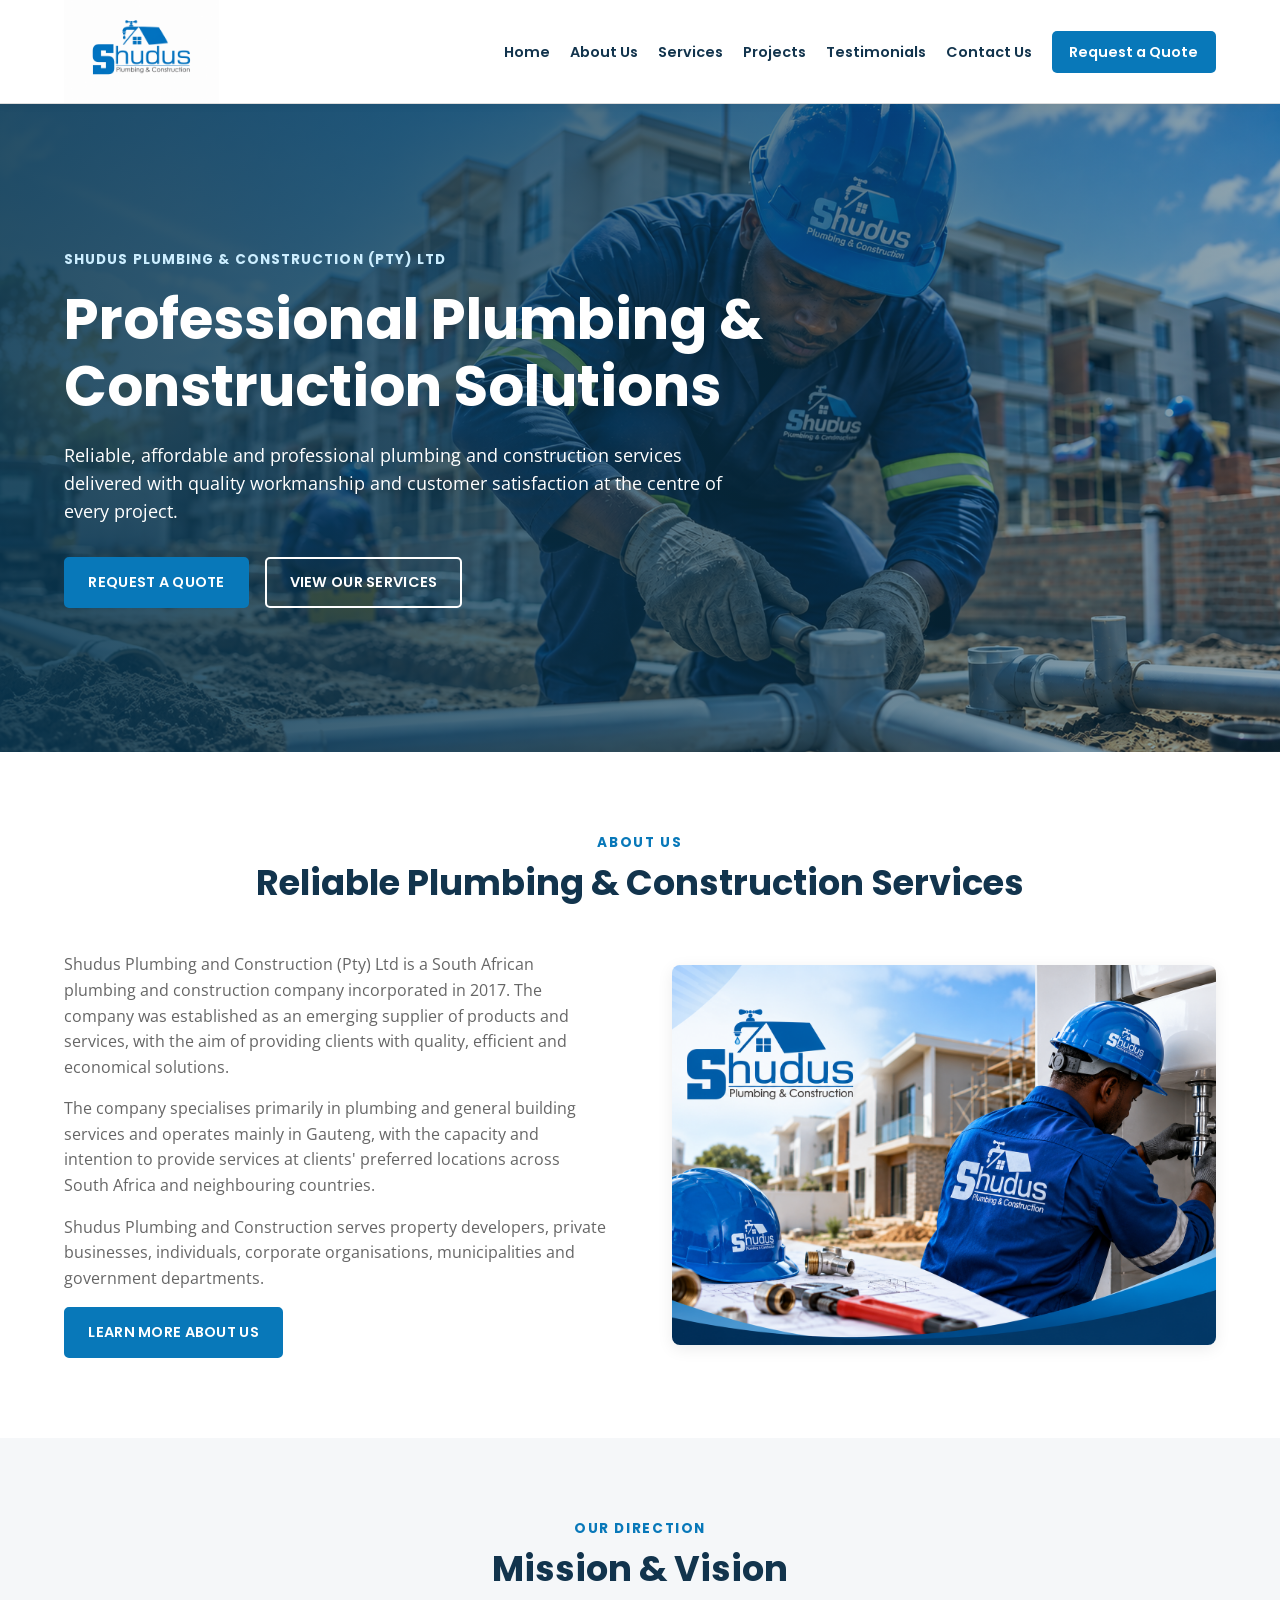
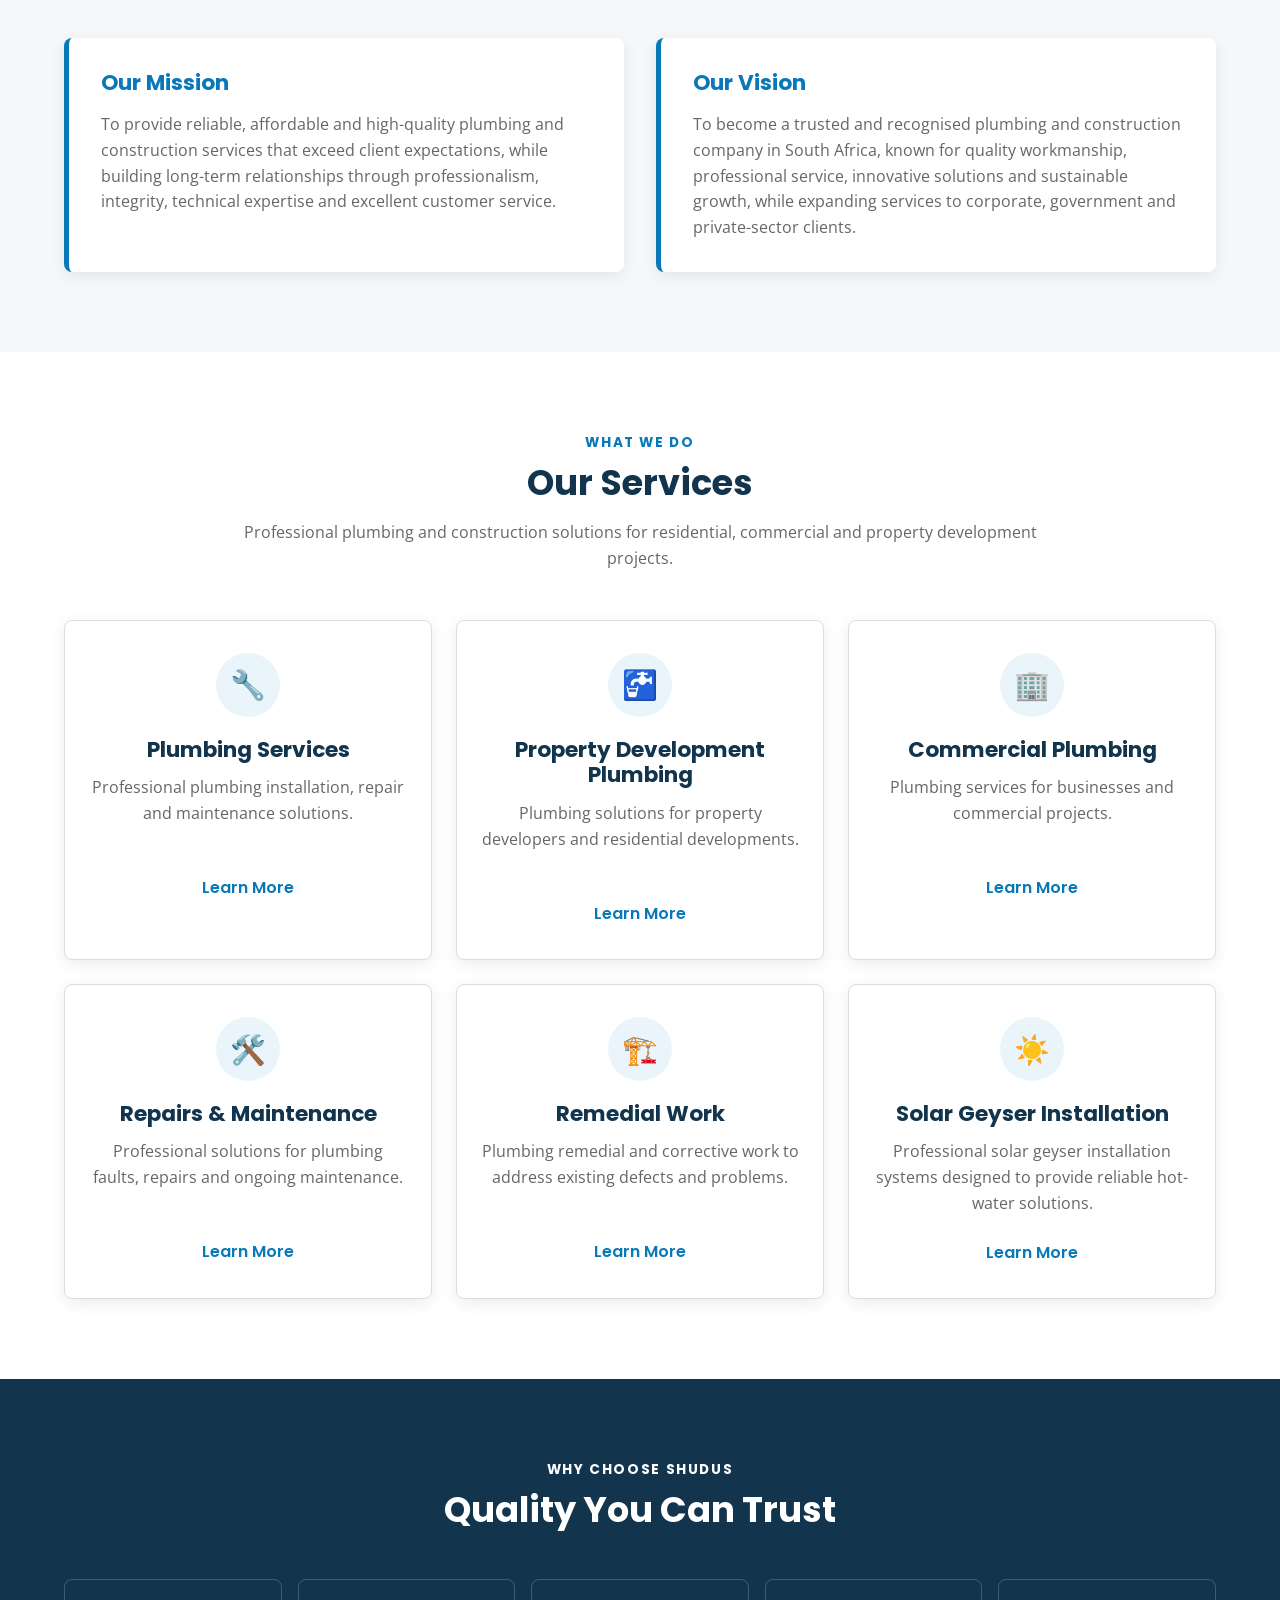
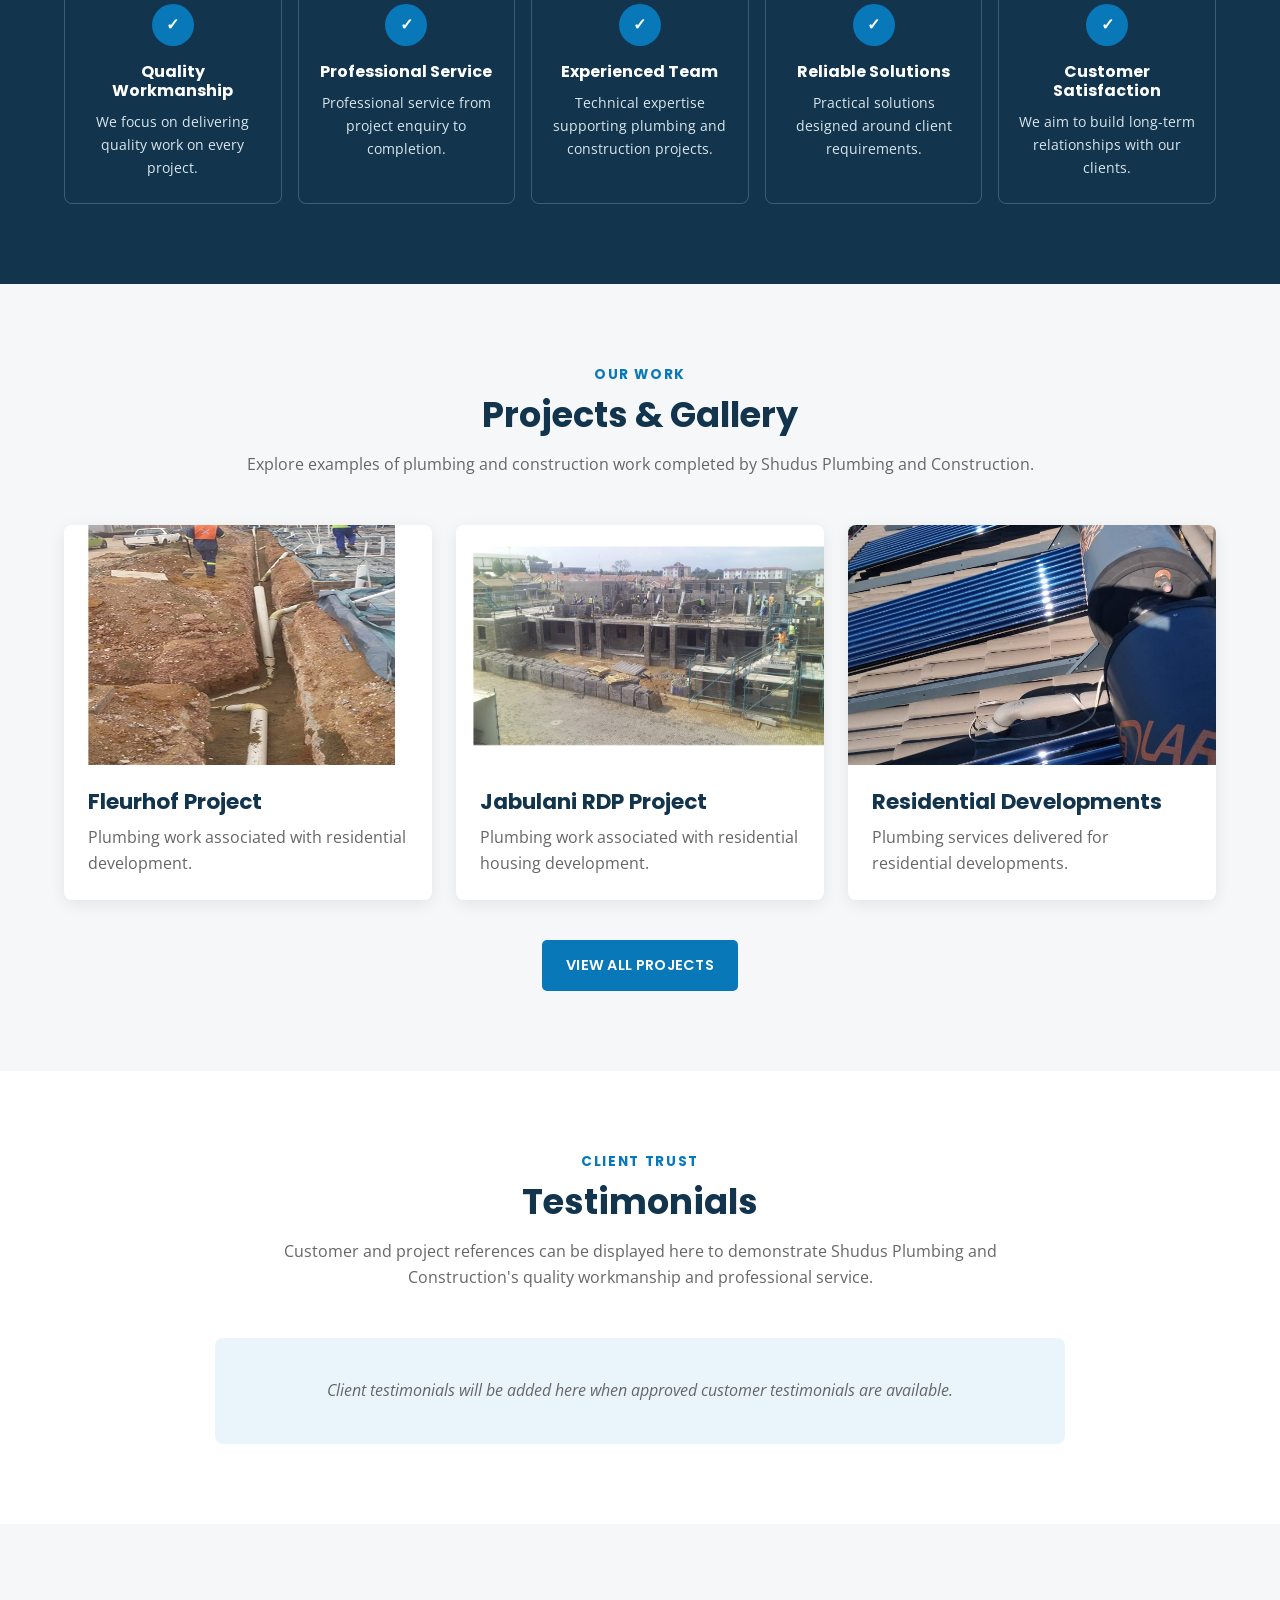
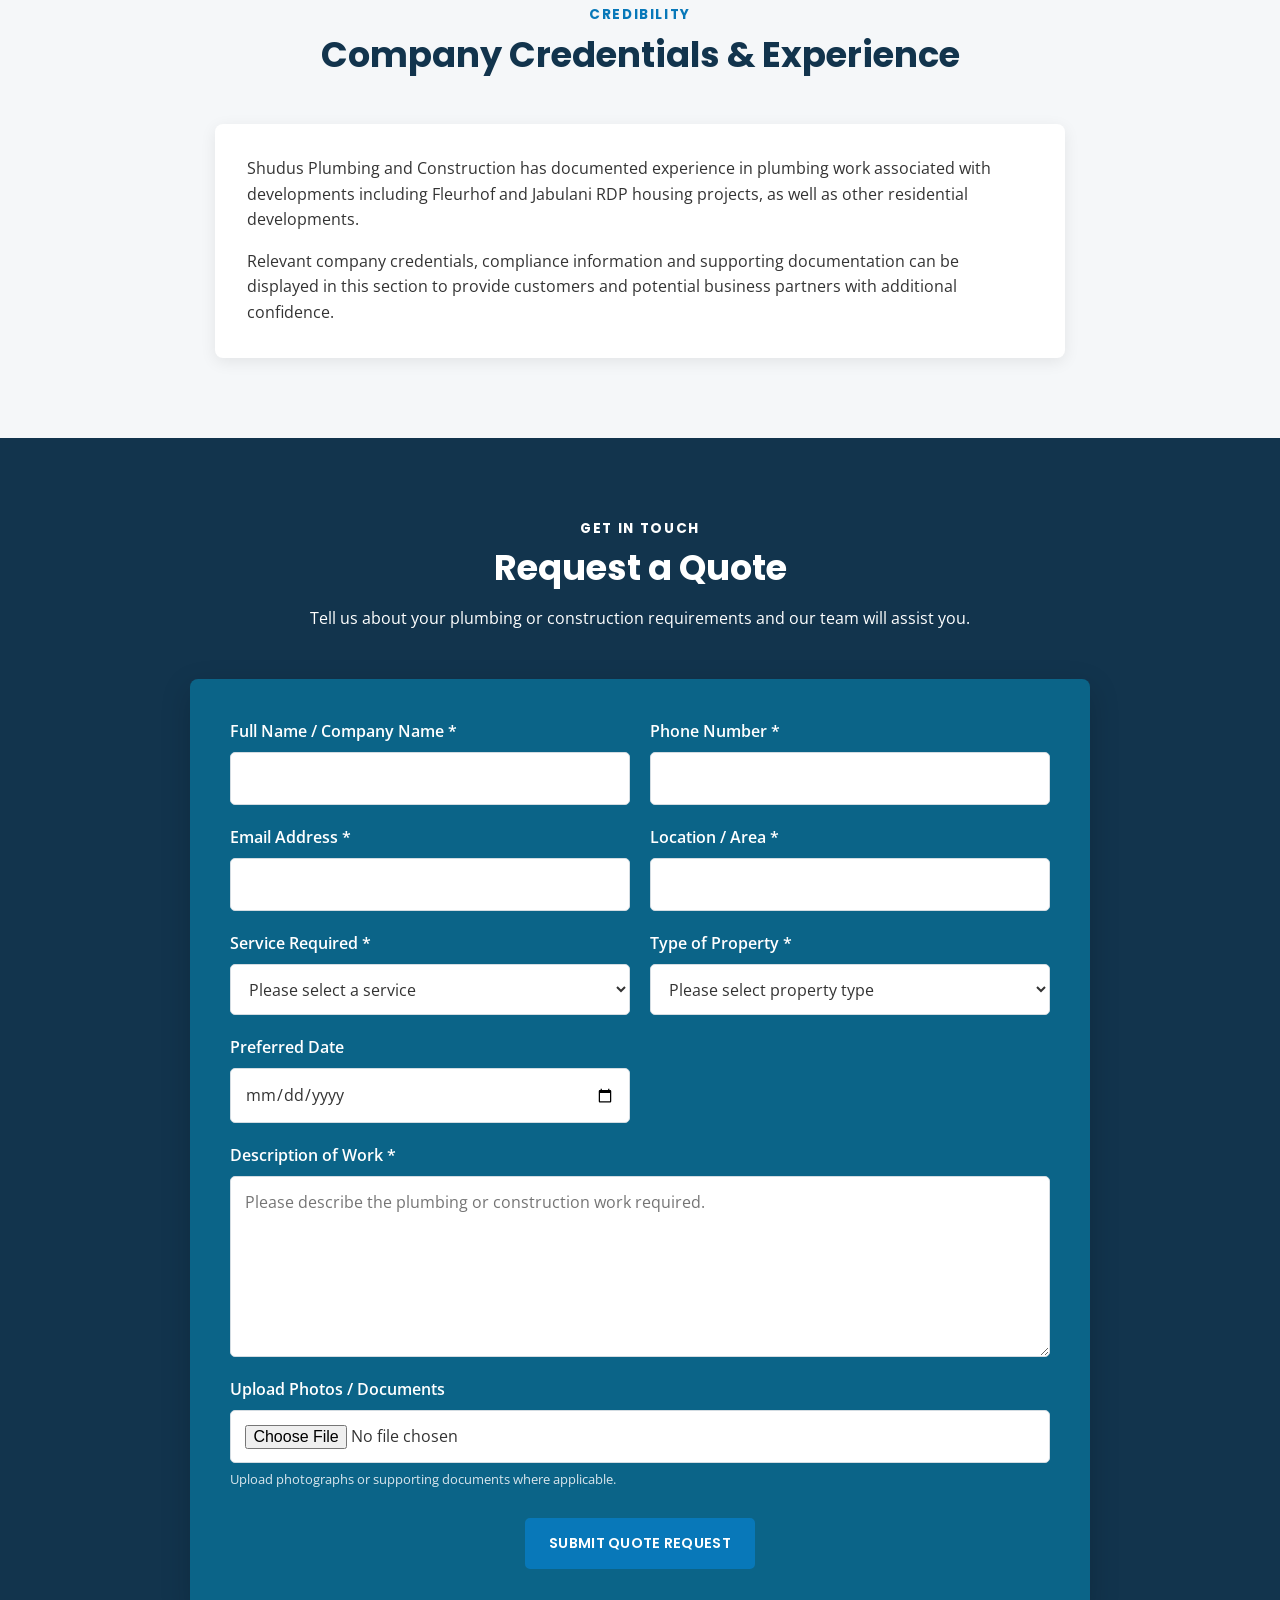
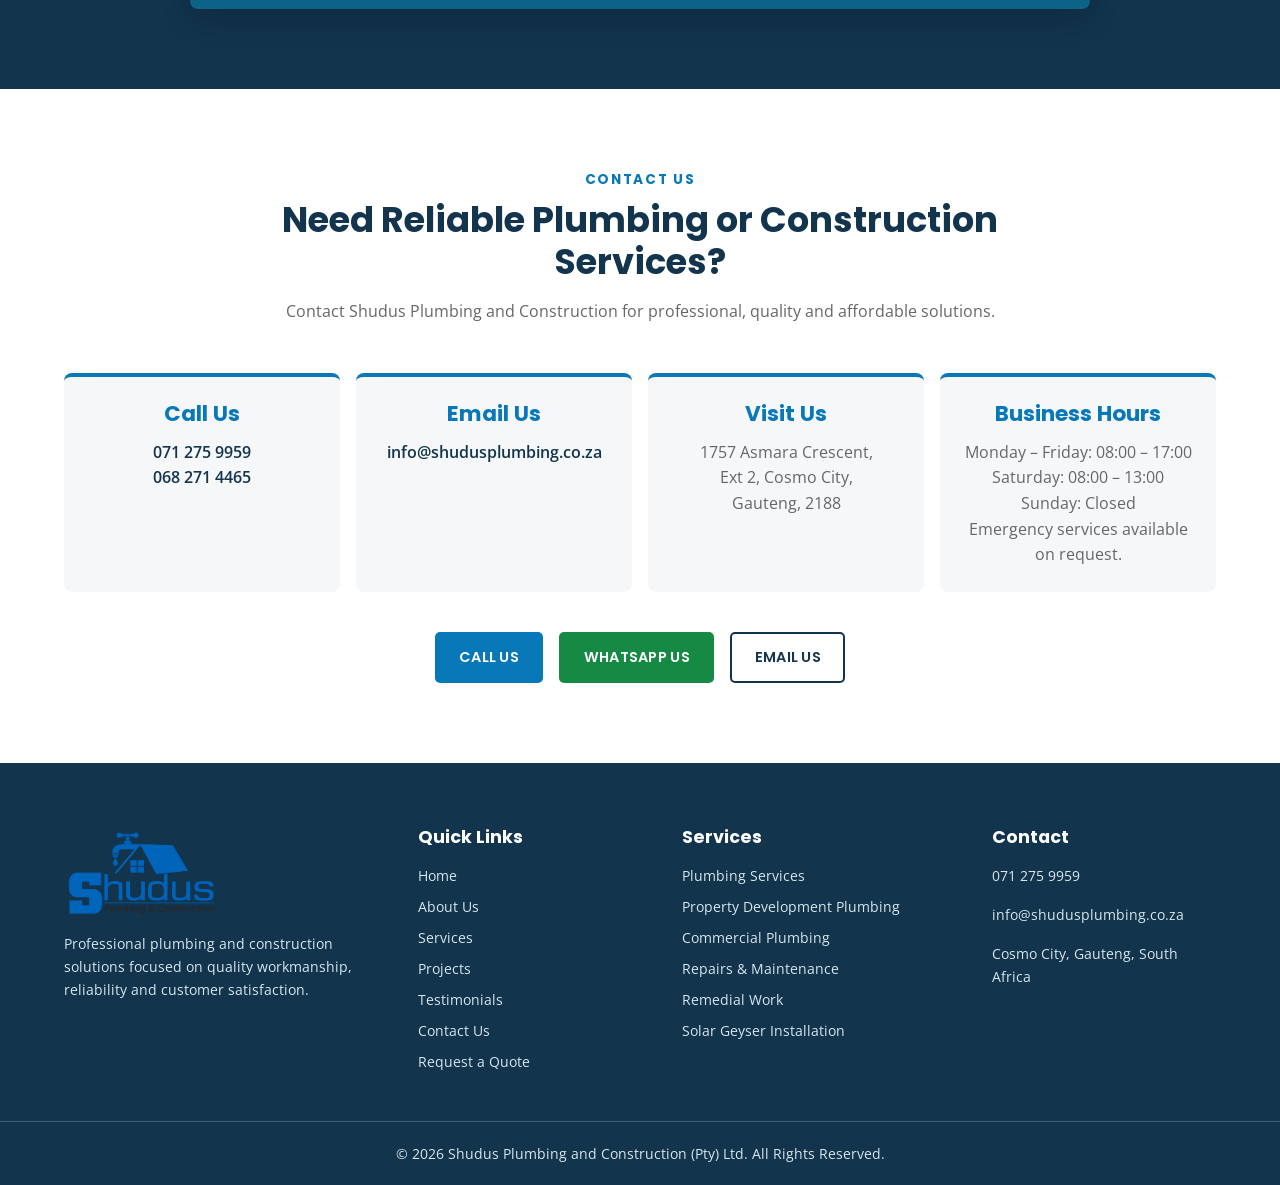
<file: CSS/index.html>
<!DOCTYPE html>
<html lang="en">
<head>
    <meta charset="UTF-8">
    <meta name="viewport" content="width=device-width, initial-scale=1.0">

    <meta name="description" content="Shudus Plumbing and Construction offers residential, commercial and property-development plumbing, repairs, maintenance and construction services in Gauteng.">
    <meta name="keywords" content="Shudus Plumbing, plumbing construction Gauteng, plumbing services, plumbing repairs, Cosmo City">
    <meta name="author" content="Khuthadzo Andrew Magada">

    <meta property="og:title" content="Shudus Plumbing & Construction | Plumbing & Construction in Gauteng">
    <meta property="og:description" content="Shudus Plumbing and Construction offers residential, commercial and property-development plumbing, repairs, maintenance and construction services in Gauteng.">
    <meta property="og:type" content="website">
    <title>Shudus Plumbing & Construction | Plumbing & Construction in Gauteng</title>

    <!-- External CSS stylesheet required for Part 2 -->
    <link rel="stylesheet" href="style.css">

    <!-- Google Fonts: Poppins for headings/navigation and Open Sans for body text -->
    <link rel="preconnect" href="https://fonts.googleapis.com">
    <link rel="preconnect" href="https://fonts.gstatic.com" crossorigin>
    <link href="https://fonts.googleapis.com/css2?family=Open+Sans:wght@400;500;600;700&family=Poppins:wght@500;600;700&display=swap" rel="stylesheet">
</head>

<body>

    <!-- =========================
         HEADER / NAVIGATION
    ========================== -->
    <header class="header">
        <nav class="navbar" aria-label="Main navigation">

            <a href="index.html" class="logo" aria-label="Shudus Plumbing and Construction home">
                <img src="images/shudus-plumbing-construction-logo.png"
                     alt="Shudus Plumbing and Construction logo" loading="lazy">
            </a>

            <button class="menu-toggle"
                    type="button"
                    aria-label="Open navigation menu"
                    aria-expanded="false"
                    aria-controls="main-menu">
                ☰
            </button>

            <ul class="nav-links" id="main-menu">
                <li><a href="index.html">Home</a></li>
                <li><a href="AboutUs.html">About Us</a></li>
                <li><a href="Services.html">Services</a></li>
                <li><a href="Projects.html">Projects</a></li>
                <li><a href="Testimonials.html">Testimonials</a></li>
                <li><a href="ContactUs.html">Contact Us</a></li>
                <li>
                    <a href="Requestaquote.html" class="quote-btn">Request a Quote</a>
                </li>
            </ul>
        </nav>
    </header>


    <main>

        <!-- =========================
             HERO SECTION
        ========================== -->
        <section class="hero" id="home">
            <div class="hero-content">

                <p class="hero-label">SHUDUS PLUMBING &amp; CONSTRUCTION (PTY) LTD</p>

                <h1>Professional Plumbing &amp; Construction Solutions</h1>

                <p>
                    Reliable, affordable and professional plumbing and construction
                    services delivered with quality workmanship and customer satisfaction
                    at the centre of every project.
                </p>

                <div class="hero-buttons">
                    <a href="#quote" class="btn">REQUEST A QUOTE</a>
                    <a href="#services" class="btn btn-secondary">VIEW OUR SERVICES</a>
                </div>

            </div>
        </section>


        <!-- =========================
             ABOUT SECTION
        ========================== -->
        <section class="section about" id="about">
            <div class="container">

                <div class="section-heading">
                    <p class="section-label">ABOUT US</p>
                    <h2>Reliable Plumbing &amp; Construction Services</h2>
                </div>

                <div class="about-grid">

                    <div class="about-content">
                        <p>
                            Shudus Plumbing and Construction (Pty) Ltd is a South African
                            plumbing and construction company incorporated in 2017.
                            The company was established as an emerging supplier of products
                            and services, with the aim of providing clients with quality,
                            efficient and economical solutions.
                        </p>

                        <p>
                            The company specialises primarily in plumbing and general
                            building services and operates mainly in Gauteng, with the
                            capacity and intention to provide services at clients'
                            preferred locations across South Africa and neighbouring
                            countries.
                        </p>

                        <p>
                            Shudus Plumbing and Construction serves property developers,
                            private businesses, individuals, corporate organisations,
                            municipalities and government departments.
                        </p>

                        <a href="AboutUs.html" class="btn">LEARN MORE ABOUT US</a>
                    </div>

                    <div class="about-image">
                        <img src="images/professional-plumbing-installation.jpg"
                             alt="Professional plumbing installation" loading="lazy">
                    </div>

                </div>
            </div>
        </section>


        <!-- =========================
             MISSION & VISION
        ========================== -->
        <section class="section mission-vision">
            <div class="container">

                <div class="section-heading">
                    <p class="section-label">OUR DIRECTION</p>
                    <h2>Mission &amp; Vision</h2>
                </div>

                <div class="mission-grid">

                    <article class="info-card">
                        <h3>Our Mission</h3>
                        <p>
                            To provide reliable, affordable and high-quality plumbing
                            and construction services that exceed client expectations,
                            while building long-term relationships through
                            professionalism, integrity, technical expertise and
                            excellent customer service.
                        </p>
                    </article>

                    <article class="info-card">
                        <h3>Our Vision</h3>
                        <p>
                            To become a trusted and recognised plumbing and construction
                            company in South Africa, known for quality workmanship,
                            professional service, innovative solutions and sustainable
                            growth, while expanding services to corporate, government
                            and private-sector clients.
                        </p>
                    </article>

                </div>
            </div>
        </section>


        <!-- =========================
             SERVICES SECTION
        ========================== -->
        <section class="section services" id="services">
            <div class="container">

                <div class="section-heading">
                    <p class="section-label">WHAT WE DO</p>
                    <h2>Our Services</h2>
                    <p>
                        Professional plumbing and construction solutions for
                        residential, commercial and property development projects.
                    </p>
                </div>

                <div class="services-grid">

                    <article class="service-card">
                        <div class="service-icon" aria-hidden="true">🔧</div>
                        <h3>Plumbing Services</h3>
                        <p>
                            Professional plumbing installation, repair and
                            maintenance solutions.
                        </p>
                        <a href="Services.html" class="card-link">Learn More</a>
                    </article>

                    <article class="service-card">
                        <div class="service-icon" aria-hidden="true">🚰</div>
                        <h3>Property Development Plumbing</h3>
                        <p>
                            Plumbing solutions for property developers and
                            residential developments.
                        </p>
                        <a href="Services.html" class="card-link">Learn More</a>
                    </article>

                    <article class="service-card">
                        <div class="service-icon" aria-hidden="true">🏢</div>
                        <h3>Commercial Plumbing</h3>
                        <p>
                            Plumbing services for businesses and commercial
                            projects.
                        </p>
                        <a href="Services.html" class="card-link">Learn More</a>
                    </article>

                    <article class="service-card">
                        <div class="service-icon" aria-hidden="true">🛠️</div>
                        <h3>Repairs &amp; Maintenance</h3>
                        <p>
                            Professional solutions for plumbing faults, repairs
                            and ongoing maintenance.
                        </p>
                        <a href="Services.html" class="card-link">Learn More</a>
                    </article>

                    <article class="service-card">
                        <div class="service-icon" aria-hidden="true">🏗️</div>
                        <h3>Remedial Work</h3>
                        <p>
                            Plumbing remedial and corrective work to address
                            existing defects and problems.
                        </p>
                        <a href="Services.html" class="card-link">Learn More</a>
                    </article>

                    <article class="service-card">
                        <div class="service-icon" aria-hidden="true">☀️</div>
                        <h3>Solar Geyser Installation</h3>
                        <p>
                            Professional solar geyser installation systems
                            designed to provide reliable hot-water solutions.
                        </p>
                        <a href="Services.html" class="card-link">Learn More</a>
                    </article>

                </div>
            </div>
        </section>


        <!-- =========================
             WHY CHOOSE US
        ========================== -->
        <section class="section trust">
            <div class="container">

                <div class="section-heading">
                    <p class="section-label">WHY CHOOSE SHUDUS</p>
                    <h2>Quality You Can Trust</h2>
                </div>

                <div class="trust-grid">

                    <div class="trust-item">
                        <span aria-hidden="true">✓</span>
                        <h3>Quality Workmanship</h3>
                        <p>We focus on delivering quality work on every project.</p>
                    </div>

                    <div class="trust-item">
                        <span aria-hidden="true">✓</span>
                        <h3>Professional Service</h3>
                        <p>Professional service from project enquiry to completion.</p>
                    </div>

                    <div class="trust-item">
                        <span aria-hidden="true">✓</span>
                        <h3>Experienced Team</h3>
                        <p>Technical expertise supporting plumbing and construction projects.</p>
                    </div>

                    <div class="trust-item">
                        <span aria-hidden="true">✓</span>
                        <h3>Reliable Solutions</h3>
                        <p>Practical solutions designed around client requirements.</p>
                    </div>

                    <div class="trust-item">
                        <span aria-hidden="true">✓</span>
                        <h3>Customer Satisfaction</h3>
                        <p>We aim to build long-term relationships with our clients.</p>
                    </div>

                </div>
            </div>
        </section>


        <!-- =========================
             PROJECTS / GALLERY
        ========================== -->
        <section class="section projects" id="projects">
            <div class="container">

                <div class="section-heading">
                    <p class="section-label">OUR WORK</p>
                    <h2>Projects &amp; Gallery</h2>
                    <p>
                        Explore examples of plumbing and construction work completed
                        by Shudus Plumbing and Construction.
                    </p>
                </div>

                <div class="projects-grid">

                    <article class="project-card">
                        <img src="images/fleurhof-plumbing-project.png"
                             alt="Plumbing work associated with a Fleurhof development project" loading="lazy">
                        <div class="project-content">
                            <h3>Fleurhof Project</h3>
                            <p>Plumbing work associated with residential development.</p>
                        </div>
                    </article>

                    <article class="project-card">
                        <img src="images/jabulani-rdp-plumbing-project.png"
                             alt="Plumbing work associated with the Jabulani RDP housing project" loading="lazy">
                        <div class="project-content">
                            <h3>Jabulani RDP Project</h3>
                            <p>Plumbing work associated with residential housing development.</p>
                        </div>
                    </article>

                    <article class="project-card">
                        <img src="images/residential-plumbing-project.jpeg"
                             alt="Shudus Plumbing and Construction residential project" loading="lazy">
                        <div class="project-content">
                            <h3>Residential Developments</h3>
                            <p>Plumbing services delivered for residential developments.</p>
                        </div>
                    </article>

                </div>

                <div class="center-button">
                    <a href="Projects.html" class="btn">VIEW ALL PROJECTS</a>
                </div>

            </div>
        </section>


        <!-- =========================
             TESTIMONIALS
        ========================== -->
        <section class="section testimonials" id="testimonials">
            <div class="container">

                <div class="section-heading">
                    <p class="section-label">CLIENT TRUST</p>
                    <h2>Testimonials</h2>
                    <p>
                        Customer and project references can be displayed here to
                        demonstrate Shudus Plumbing and Construction's quality
                        workmanship and professional service.
                    </p>
                </div>

                <div class="testimonial-card">
                    <p class="testimonial-placeholder">
                        Client testimonials will be added here when approved
                        customer testimonials are available.
                    </p>
                </div>

            </div>
        </section>


        <!-- =========================
             COMPANY CREDENTIALS
        ========================== -->
        <section class="section credentials">
            <div class="container">

                <div class="section-heading">
                    <p class="section-label">CREDIBILITY</p>
                    <h2>Company Credentials &amp; Experience</h2>
                </div>

                <div class="credentials-content">
                    <p>
                        Shudus Plumbing and Construction has documented experience
                        in plumbing work associated with developments including
                        Fleurhof and Jabulani RDP housing projects, as well as
                        other residential developments.
                    </p>

                    <p>
                        Relevant company credentials, compliance information and
                        supporting documentation can be displayed in this section
                        to provide customers and potential business partners with
                        additional confidence.
                    </p>
                </div>

            </div>
        </section>


        <!-- =========================
             REQUEST A QUOTE
        ========================== -->
        <section class="section quote-section" id="quote">
            <div class="container">

                <div class="section-heading">
                    <p class="section-label">GET IN TOUCH</p>
                    <h2>Request a Quote</h2>
                    <p>
                        Tell us about your plumbing or construction requirements
                        and our team will assist you.
                    </p>
                </div>

                <form class="quote-form" action="#" method="post">

                    <div class="form-group">
                        <label for="full-name">Full Name / Company Name *</label>
                        <input type="text"
                               id="full-name"
                               name="full_name"
                               required>
                    </div>

                    <div class="form-group">
                        <label for="phone">Phone Number *</label>
                        <input type="tel"
                               id="phone"
                               name="phone"
                               required>
                    </div>

                    <div class="form-group">
                        <label for="email">Email Address *</label>
                        <input type="email"
                               id="email"
                               name="email"
                               required>
                    </div>

                    <div class="form-group">
                        <label for="location">Location / Area *</label>
                        <input type="text"
                               id="location"
                               name="location"
                               required>
                    </div>

                    <div class="form-group">
                        <label for="service">Service Required *</label>
                        <select id="service" name="service" required>
                            <option value="">Please select a service</option>
                            <option value="plumbing-services">Plumbing Services</option>
                            <option value="property-development">Property Development Plumbing</option>
                            <option value="commercial-plumbing">Commercial Plumbing</option>
                            <option value="repairs-maintenance">Repairs &amp; Maintenance</option>
                            <option value="remedial-work">Remedial Work</option>
                            <option value="solar-geyser">Solar Geyser Installation</option>
                            <option value="general-building">General Building</option>
                            <option value="other">Other</option>
                        </select>
                    </div>

                    <div class="form-group">
                        <label for="property-type">Type of Property *</label>
                        <select id="property-type" name="property_type" required>
                            <option value="">Please select property type</option>
                            <option value="residential">Residential</option>
                            <option value="commercial">Commercial</option>
                            <option value="development">Property Development</option>
                            <option value="public-sector">Public Sector</option>
                            <option value="other">Other</option>
                        </select>
                    </div>

                    <div class="form-group">
                        <label for="preferred-date">Preferred Date</label>
                        <input type="date"
                               id="preferred-date"
                               name="preferred_date">
                    </div>

                    <div class="form-group full-width">
                        <label for="description">Description of Work *</label>
                        <textarea id="description"
                                  name="description"
                                  rows="6"
                                  required
                                  placeholder="Please describe the plumbing or construction work required."></textarea>
                    </div>

                    <div class="form-group full-width">
                        <label for="documents">Upload Photos / Documents</label>
                        <input type="file"
                               id="documents"
                               name="documents"
                               accept="image/*,.pdf,.doc,.docx">
                        <small>
                            Upload photographs or supporting documents where applicable.
                        </small>
                    </div>

                    <div class="form-submit full-width">
                        <button type="submit" class="btn">
                            SUBMIT QUOTE REQUEST
                        </button>
                    </div>

                </form>

            </div>
        </section>


        <!-- =========================
             CONTACT
        ========================== -->
        <section class="section contact" id="contact">
            <div class="container">

                <div class="section-heading">
                    <p class="section-label">CONTACT US</p>
                    <h2>Need Reliable Plumbing or Construction Services?</h2>
                    <p>
                        Contact Shudus Plumbing and Construction for professional,
                        quality and affordable solutions.
                    </p>
                </div>

                <div class="contact-grid">

                    <div class="contact-card">
                        <h3>Call Us</h3>
                        <p>
                            <a href="tel:+27712759959">071 275 9959</a><br>
                            <a href="tel:+272714465">068 271 4465</a>
                        </p>
                    </div>

                    <div class="contact-card">
                        <h3>Email Us</h3>
                        <p>
                            <a href="mailto:info@shudusplumbing.co.za">
                                info@shudusplumbing.co.za
                            </a>
                        </p>
                    </div>

                    <div class="contact-card">
                        <h3>Visit Us</h3>
                        <p>
                            1757 Asmara Crescent,<br>
                            Ext 2, Cosmo City,<br>
                            Gauteng, 2188
                        </p>
                    </div>

                    <div class="contact-card">
                        <h3>Business Hours</h3>
                        <p>
                            Monday – Friday: 08:00 – 17:00<br>
                            Saturday: 08:00 – 13:00<br>
                            Sunday: Closed<br>
                            Emergency services available on request.
                        </p>
                    </div>

                </div>

                <div class="contact-actions">
                    <a href="tel:+27712759959" class="btn">CALL US</a>

                    <a href="https://wa.me/27712759959"
                       class="btn btn-whatsapp"
                       target="_blank"
                       rel="noopener">
                        WHATSAPP US
                    </a>

                    <a href="mailto:info@shudusplumbing.co.za"
                       class="btn btn-secondary-dark">
                        EMAIL US
                    </a>
                </div>

            </div>
        </section>

    </main>


    <!-- =========================
         FOOTER
    ========================== -->
    <footer class="footer">

        <div class="footer-container">

            <div class="footer-brand">
                <a href="#home" class="footer-logo">
                    <img src="images/shudus-plumbing-construction-footer-logo.png"
                         alt="Shudus Plumbing and Construction logo" loading="lazy">
                </a>

                <p>
                    Professional plumbing and construction solutions focused on
                    quality workmanship, reliability and customer satisfaction.
                </p>
            </div>

            <div class="footer-links">
                <h3>Quick Links</h3>
                <ul>
                    <li><a href="index.html">Home</a></li>
                    <li><a href="AboutUs.html">About Us</a></li>
                    <li><a href="Services.html">Services</a></li>
                    <li><a href="Projects.html">Projects</a></li>
                    <li><a href="Testimonials.html">Testimonials</a></li>
                    <li><a href="ContactUs.html">Contact Us</a></li>
                    <li><a href="#quote">Request a Quote</a></li>
                </ul>
            </div>

            <div class="footer-services">
                <h3>Services</h3>
                <ul>
                    <li><a href="#services">Plumbing Services</a></li>
                    <li><a href="#services">Property Development Plumbing</a></li>
                    <li><a href="#services">Commercial Plumbing</a></li>
                    <li><a href="#services">Repairs &amp; Maintenance</a></li>
                    <li><a href="#services">Remedial Work</a></li>
                    <li><a href="#services">Solar Geyser Installation</a></li>
                </ul>
            </div>

            <div class="footer-contact">
                <h3>Contact</h3>
                <p>
                    <a href="tel:+27712759959">071 275 9959</a>
                </p>
                <p>
                    <a href="mailto:info@shudusplumbing.co.za">
                        info@shudusplumbing.co.za
                    </a>
                </p>
                <p>Cosmo City, Gauteng, South Africa</p>
            </div>

        </div>

        <div class="copyright">
            <p>
                &copy; <span id="current-year">2026</span>
                Shudus Plumbing and Construction (Pty) Ltd.
                All Rights Reserved.
            </p>
        </div>

    </footer>


    <!-- =========================
         MOBILE NAVIGATION SCRIPT
    ========================== -->
    <script>
        const menuToggle = document.querySelector(".menu-toggle");
        const navLinks = document.querySelector(".nav-links");

        if (menuToggle && navLinks) {
            menuToggle.addEventListener("click", function () {
                const isOpen = navLinks.classList.toggle("active");

                menuToggle.setAttribute("aria-expanded", isOpen);
                menuToggle.setAttribute(
                    "aria-label",
                    isOpen ? "Close navigation menu" : "Open navigation menu"
                );
            });

            navLinks.querySelectorAll("a").forEach(function (link) {
                link.addEventListener("click", function () {
                    navLinks.classList.remove("active");
                    menuToggle.setAttribute("aria-expanded", "false");
                    menuToggle.setAttribute("aria-label", "Open navigation menu");
                });
            });
        }

        document.getElementById("current-year").textContent =
            new Date().getFullYear();
    </script>

    <script src="script.js" defer></script>
</body>
</html>
</file>
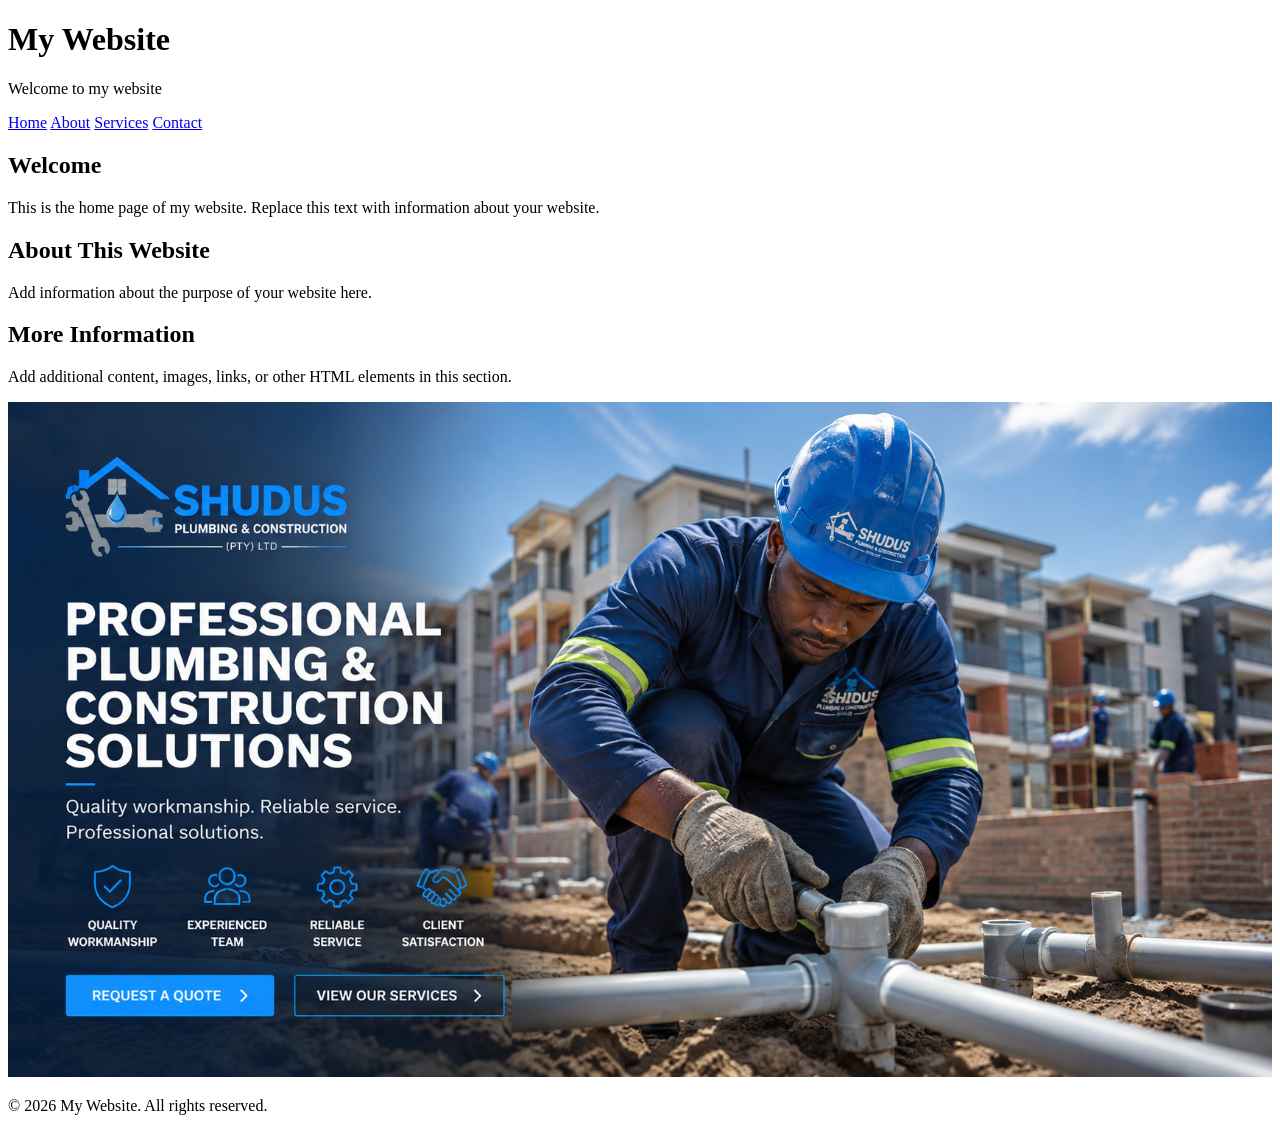
<file: Contactus.html.html>
<!DOCTYPE html>
<html lang="en">

<head>
    <meta charset="UTF-8">

    <!-- Makes the page responsive on mobile devices -->
    <meta name="viewport" content="width=device-width, initial-scale=1.0">

    <title>My Website Page</title>


</head>

<body>

    <!-- Website Header -->
    <header>
        <h1>My Website</h1>
        <p>Welcome to my website</p>
    </header>

    <!-- Website Navigation -->
    <nav>
        <a href="index.html">Home</a>
        <a href="about.html">About</a>
        <a href="services.html">Services</a>
        <a href="contact.html">Contact</a>
    </nav>

    <!-- Main Page Content -->
    <main>

        <section>
            <h2>Welcome</h2>

            <p>
                This is the home page of my website. Replace this text
                with information about your website.
            </p>
        </section>

        <section>
            <h2>About This Website</h2>

            <p>
                Add information about the purpose of your website here.
            </p>
        </section>

        <section>
            <h2>More Information</h2>

            <p>
                Add additional content, images, links, or other HTML
                elements in this section.
				
				
            </p>
			<!-- Clickable Image -->
				<a href="about.html">
					<img src="images/Shudus.png"
					alt="Shudus"
					style="max-width: 100%; height: auto;">
				</a>
        </section>

    </main>

    <!-- Website Footer -->
    <footer>
        <p>&copy; 2026 My Website. All rights reserved.</p>
    </footer>

</body>

</html>
</file>
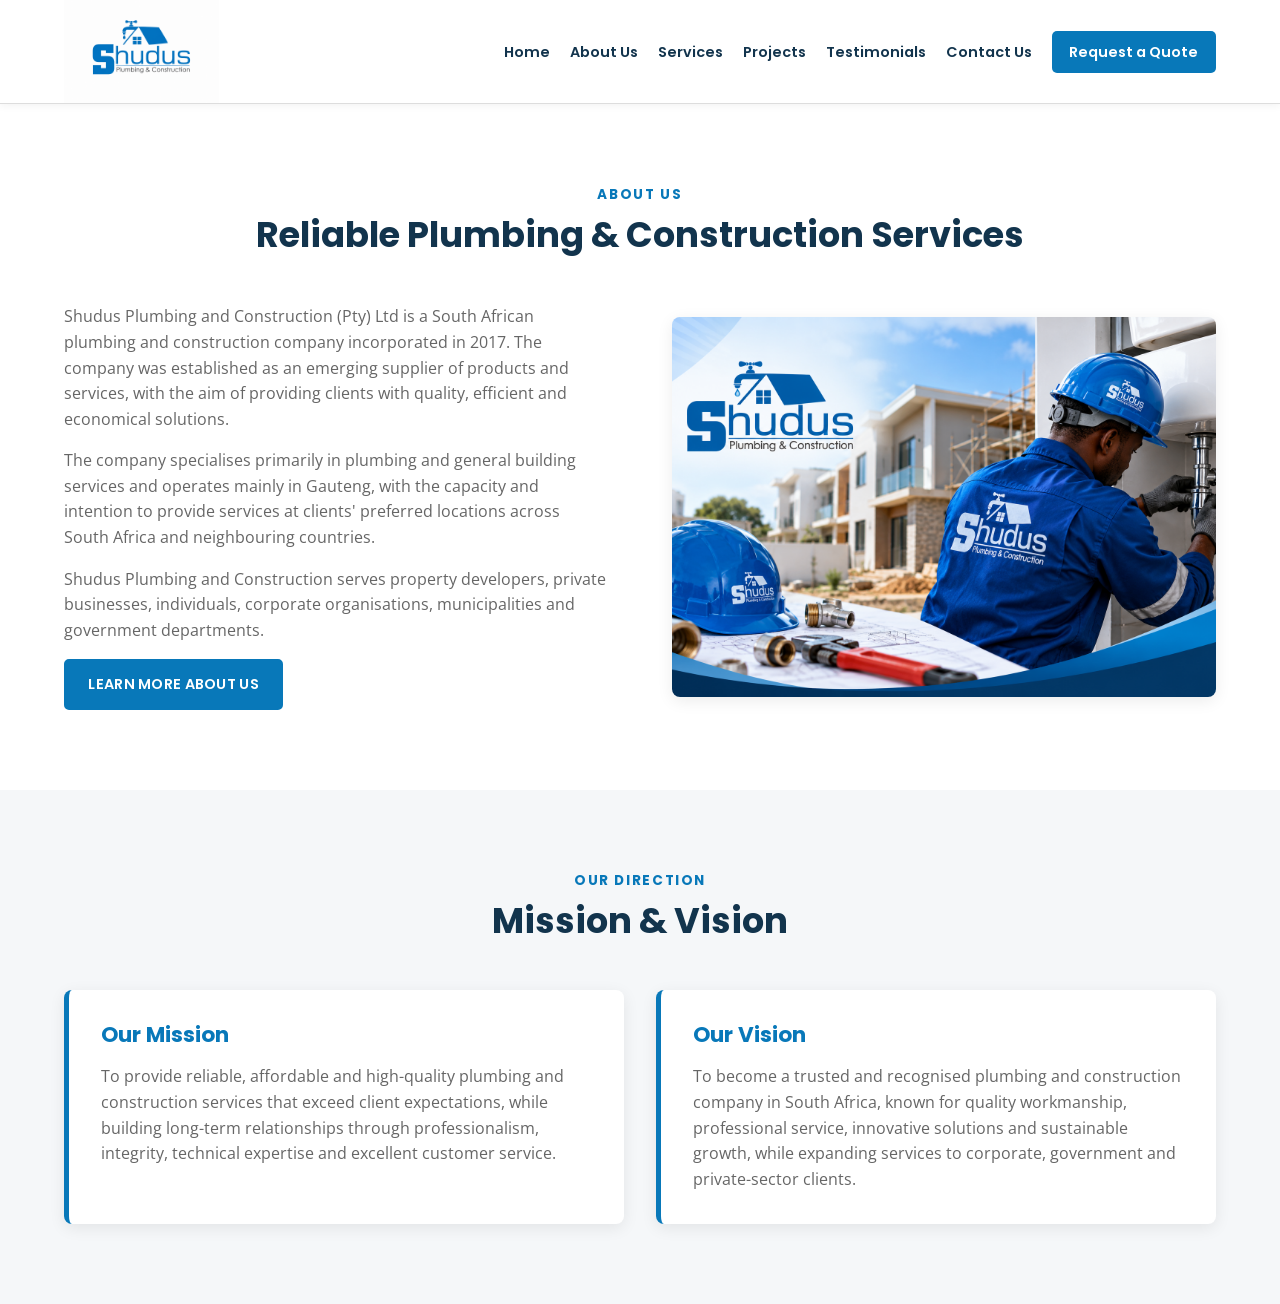
<file: CSS/About.html>
<head>
    <meta charset="UTF-8">
    <meta name="viewport" content="width=device-width, initial-scale=1.0">

    <meta name="description"
          content="Shudus Plumbing and Construction provides professional plumbing installation, repairs, maintenance and construction solutions.">
    <meta name="keywords"
          content="Shudus Plumbing, plumbing, construction, plumbing repairs, geyser installation, Gauteng">
    <meta name="author" content="Khuthadzo Andrew Magada">

    <title>Shudus Plumbing & Construction | Professional Plumbing Solutions</title>

    <!-- External CSS stylesheet required for Part 2 -->
    <link rel="stylesheet" href="style.css">

    <!-- Google Fonts: Poppins for headings/navigation and Open Sans for body text -->
    <link rel="preconnect" href="https://fonts.googleapis.com">
    <link rel="preconnect" href="https://fonts.gstatic.com" crossorigin>
    <link href="https://fonts.googleapis.com/css2?family=Open+Sans:wght@400;500;600;700&family=Poppins:wght@500;600;700&display=swap" rel="stylesheet">
</head>

<body>

    <!-- =========================
         HEADER / NAVIGATION
    ========================== -->
    <header class="header">
        <nav class="navbar" aria-label="Main navigation">

            <a href="index.html" class="logo" aria-label="Shudus Plumbing and Construction home">
                <img src="images/shudus10.png"
                     alt="Shudus Plumbing and Construction logo">
            </a>

            <button class="menu-toggle"
                    type="button"
                    aria-label="Open navigation menu"
                    aria-expanded="false"
                    aria-controls="main-menu">
                ☰
            </button>

            <ul class="nav-links" id="main-menu">
                <li><a href="#home">Home</a></li>
                <li><a href="#about">About Us</a></li>
                <li><a href="#services">Services</a></li>
                <li><a href="#projects">Projects</a></li>
                <li><a href="#testimonials">Testimonials</a></li>
                <li><a href="#contact">Contact Us</a></li>
                <li>
                    <a href="#quote" class="quote-btn">Request a Quote</a>
                </li>
            </ul>
        </nav>
    </header>


    <main>

<section class="section about" id="about">
            <div class="container">

                <div class="section-heading">
                    <p class="section-label">ABOUT US</p>
                    <h2>Reliable Plumbing &amp; Construction Services</h2>
                </div>

                <div class="about-grid">

                    <div class="about-content">
                        <p>
                            Shudus Plumbing and Construction (Pty) Ltd is a South African
                            plumbing and construction company incorporated in 2017.
                            The company was established as an emerging supplier of products
                            and services, with the aim of providing clients with quality,
                            efficient and economical solutions.
                        </p>

                        <p>
                            The company specialises primarily in plumbing and general
                            building services and operates mainly in Gauteng, with the
                            capacity and intention to provide services at clients'
                            preferred locations across South Africa and neighbouring
                            countries.
                        </p>

                        <p>
                            Shudus Plumbing and Construction serves property developers,
                            private businesses, individuals, corporate organisations,
                            municipalities and government departments.
                        </p>

                        <a href="about.html" class="btn">LEARN MORE ABOUT US</a>
                    </div>

                    <div class="about-image">
                        <img src="images/about us.png"
                             alt="Professional plumbing installation">
                    </div>

                </div>
            </div>
        </section>


        <!-- =========================
             MISSION & VISION
        ========================== -->
        <section class="section mission-vision">
            <div class="container">

                <div class="section-heading">
                    <p class="section-label">OUR DIRECTION</p>
                    <h2>Mission &amp; Vision</h2>
                </div>

                <div class="mission-grid">

                    <article class="info-card">
                        <h3>Our Mission</h3>
                        <p>
                            To provide reliable, affordable and high-quality plumbing
                            and construction services that exceed client expectations,
                            while building long-term relationships through
                            professionalism, integrity, technical expertise and
                            excellent customer service.
                        </p>
                    </article>

                    <article class="info-card">
                        <h3>Our Vision</h3>
                        <p>
                            To become a trusted and recognised plumbing and construction
                            company in South Africa, known for quality workmanship,
                            professional service, innovative solutions and sustainable
                            growth, while expanding services to corporate, government
                            and private-sector clients.
                        </p>
                    </article>

                </div>
            </div>
        </section>
</file>
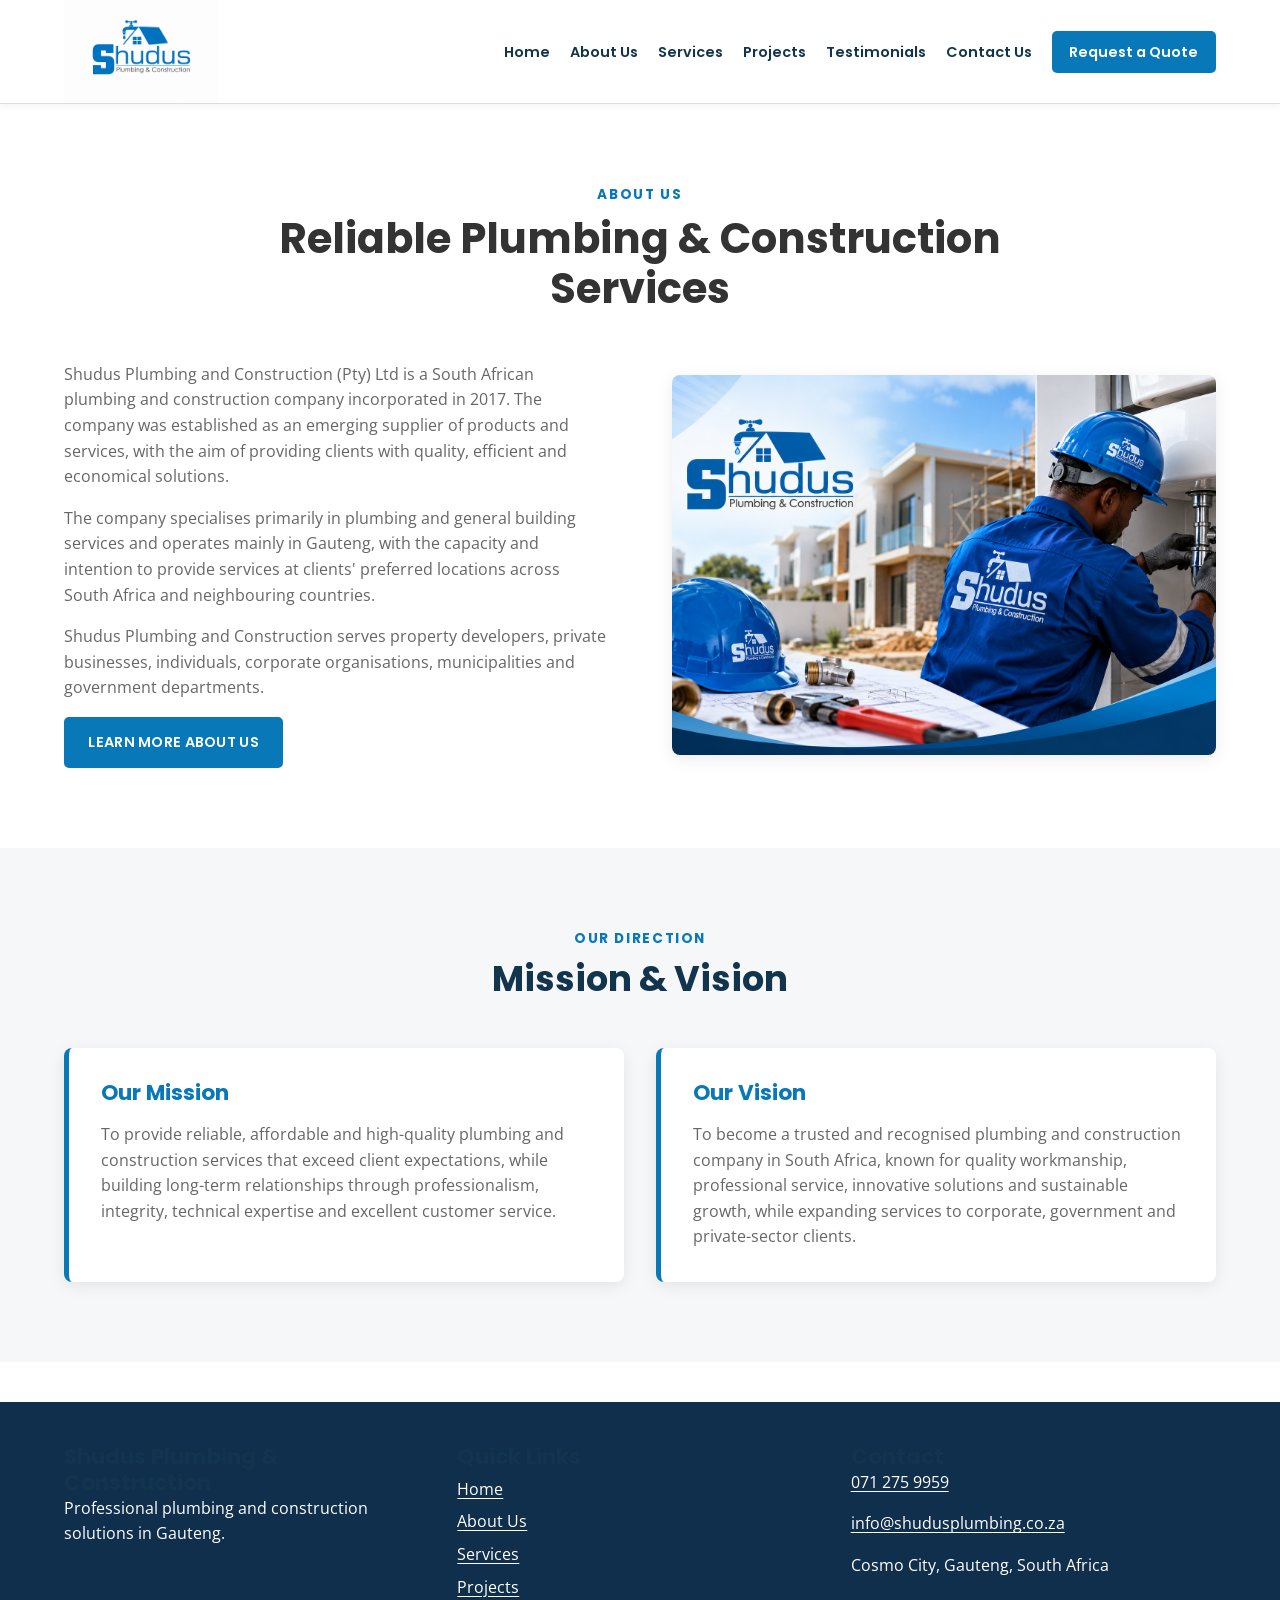
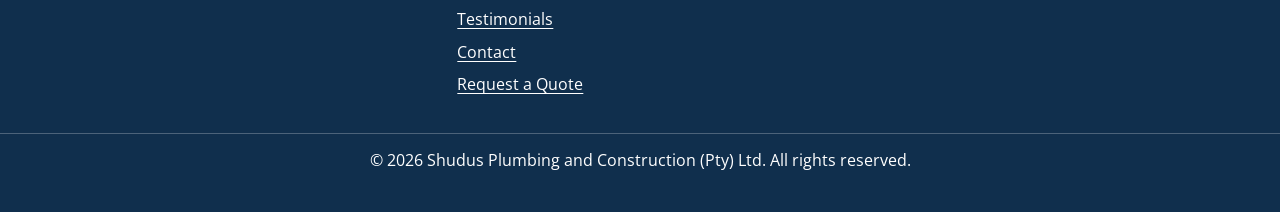
<file: CSS/AboutUs.html>
<!DOCTYPE html>
<html lang="en">
<head>
    <meta charset="UTF-8">
    <meta name="viewport" content="width=device-width, initial-scale=1.0">

    <meta name="description" content="Learn about Shudus Plumbing and Construction, our approach to quality workmanship and our plumbing and construction services in Gauteng.">
    <meta name="keywords" content="about Shudus Plumbing, plumbing company Gauteng, construction company, quality workmanship">
    <meta name="author" content="Khuthadzo Andrew Magada">

    <meta property="og:title" content="About Shudus Plumbing & Construction | Our Company">
    <meta property="og:description" content="Learn about Shudus Plumbing and Construction, our approach to quality workmanship and our plumbing and construction services in Gauteng.">
    <meta property="og:type" content="website">
    <title>About Shudus Plumbing & Construction | Our Company</title>

    <!-- External CSS stylesheet required for Part 2 -->
    <link rel="stylesheet" href="style.css">

    <!-- Google Fonts: Poppins for headings/navigation and Open Sans for body text -->
    <link rel="preconnect" href="https://fonts.googleapis.com">
    <link rel="preconnect" href="https://fonts.gstatic.com" crossorigin>
    <link href="https://fonts.googleapis.com/css2?family=Open+Sans:wght@400;500;600;700&family=Poppins:wght@500;600;700&display=swap" rel="stylesheet">
</head>

<body>

    <!-- =========================
         HEADER / NAVIGATION
    ========================== -->
    <header class="header">
        <nav class="navbar" aria-label="Main navigation">

            <a href="index.html" class="logo" aria-label="Shudus Plumbing and Construction home">
                <img src="images/shudus-plumbing-construction-logo.png"
                     alt="Shudus Plumbing and Construction logo" loading="lazy">
            </a>

            <button class="menu-toggle"
                    type="button"
                    aria-label="Open navigation menu"
                    aria-expanded="false"
                    aria-controls="main-menu">
                ☰
            </button>

            <ul class="nav-links" id="main-menu">
                <li><a href="index.html">Home</a></li>
                <li><a href="AboutUs.html">About Us</a></li>
                <li><a href="Services.html">Services</a></li>
                <li><a href="Projects.html">Projects</a></li>
                <li><a href="Testimonials.html">Testimonials</a></li>
                <li><a href="ContactUs.html">Contact Us</a></li>
                <li>
                    <a href="Requestaquote.html" class="quote-btn">Request a Quote</a>
                </li>
            </ul>
        </nav>
    </header>


    <main>

<section class="section about" id="about">
            <div class="container">

                <div class="section-heading">
                    <p class="section-label">ABOUT US</p>
                    <h1>Reliable Plumbing &amp; Construction Services</h1>
                </div>

                <div class="about-grid">

                    <div class="about-content">
                        <p>
                            Shudus Plumbing and Construction (Pty) Ltd is a South African
                            plumbing and construction company incorporated in 2017.
                            The company was established as an emerging supplier of products
                            and services, with the aim of providing clients with quality,
                            efficient and economical solutions.
                        </p>

                        <p>
                            The company specialises primarily in plumbing and general
                            building services and operates mainly in Gauteng, with the
                            capacity and intention to provide services at clients'
                            preferred locations across South Africa and neighbouring
                            countries.
                        </p>

                        <p>
                            Shudus Plumbing and Construction serves property developers,
                            private businesses, individuals, corporate organisations,
                            municipalities and government departments.
                        </p>

                        <a href="AboutUs.html" class="btn">LEARN MORE ABOUT US</a>
                    </div>

                    <div class="about-image">
                        <img src="images/professional-plumbing-installation.jpg"
                             alt="Professional plumbing installation" loading="lazy">
                    </div>

                </div>
            </div>
        </section>


        <!-- =========================
             MISSION & VISION
        ========================== -->
        <section class="section mission-vision">
            <div class="container">

                <div class="section-heading">
                    <p class="section-label">OUR DIRECTION</p>
                    <h2>Mission &amp; Vision</h2>
                </div>

                <div class="mission-grid">

                    <article class="info-card">
                        <h3>Our Mission</h3>
                        <p>
                            To provide reliable, affordable and high-quality plumbing
                            and construction services that exceed client expectations,
                            while building long-term relationships through
                            professionalism, integrity, technical expertise and
                            excellent customer service.
                        </p>
                    </article>

                    <article class="info-card">
                        <h3>Our Vision</h3>
                        <p>
                            To become a trusted and recognised plumbing and construction
                            company in South Africa, known for quality workmanship,
                            professional service, innovative solutions and sustainable
                            growth, while expanding services to corporate, government
                            and private-sector clients.
                        </p>
                    </article>

                </div>
            </div>
        </section>

</main>

    <footer class="site-footer">
      <div class="container footer-grid">
        <div><h3>Shudus Plumbing &amp; Construction</h3><p>Professional plumbing and construction solutions in Gauteng.</p></div>
        <div><h3>Quick Links</h3><ul>
          <li><a href="index.html">Home</a></li><li><a href="AboutUs.html">About Us</a></li>
          <li><a href="Services.html">Services</a></li><li><a href="Projects.html">Projects</a></li>
          <li><a href="Testimonials.html">Testimonials</a></li><li><a href="ContactUs.html">Contact</a></li>
          <li><a href="Requestaquote.html">Request a Quote</a></li>
        </ul></div>
        <div><h3>Contact</h3><p><a href="tel:+27712759959">071 275 9959</a></p>
          <p><a href="mailto:info@shudusplumbing.co.za">info@shudusplumbing.co.za</a></p>
          <p>Cosmo City, Gauteng, South Africa</p></div>
      </div>
      <div class="copyright"><p>&copy; <span id="current-year">2026</span> Shudus Plumbing and Construction (Pty) Ltd. All rights reserved.</p></div>
    </footer>

<script src="script.js" defer></script>
</body>
</html>
</file>
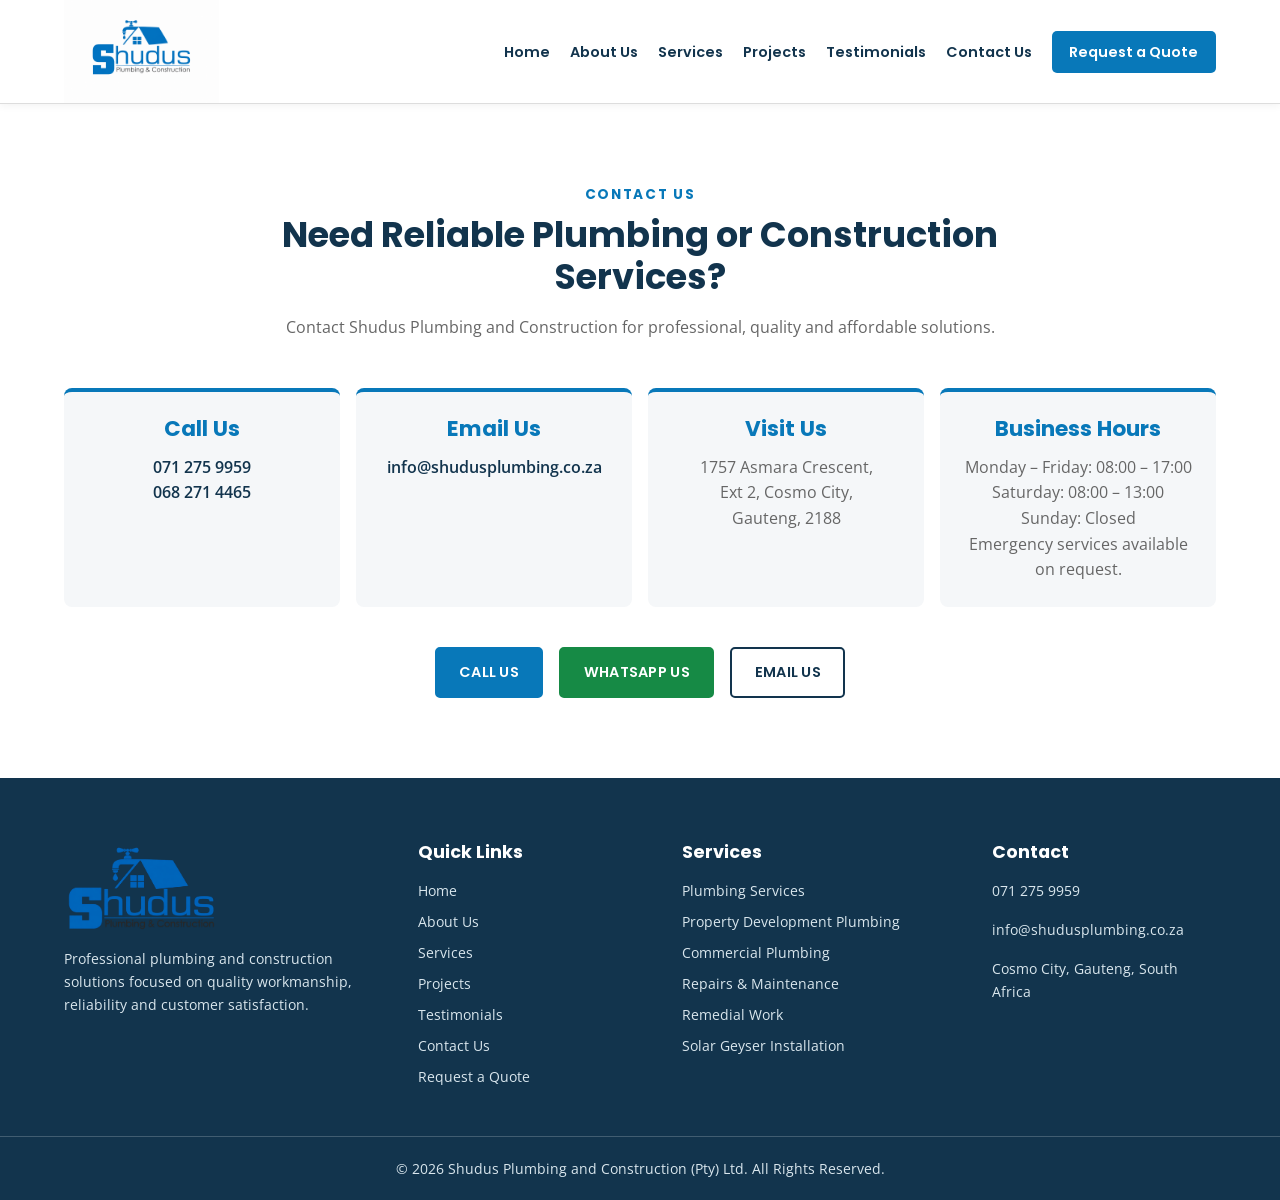
<file: CSS/Contact.html>
<head>
    <meta charset="UTF-8">
    <meta name="viewport" content="width=device-width, initial-scale=1.0">

    <meta name="description"
          content="Shudus Plumbing and Construction provides professional plumbing installation, repairs, maintenance and construction solutions.">
    <meta name="keywords"
          content="Shudus Plumbing, plumbing, construction, plumbing repairs, geyser installation, Gauteng">
    <meta name="author" content="Khuthadzo Andrew Magada">

    <title>Shudus Plumbing & Construction | Professional Plumbing Solutions</title>

    <!-- External CSS stylesheet required for Part 2 -->
    <link rel="stylesheet" href="style.css">

    <!-- Google Fonts: Poppins for headings/navigation and Open Sans for body text -->
    <link rel="preconnect" href="https://fonts.googleapis.com">
    <link rel="preconnect" href="https://fonts.gstatic.com" crossorigin>
    <link href="https://fonts.googleapis.com/css2?family=Open+Sans:wght@400;500;600;700&family=Poppins:wght@500;600;700&display=swap" rel="stylesheet">
</head>

<body>

    <!-- =========================
         HEADER / NAVIGATION
    ========================== -->
    <header class="header">
        <nav class="navbar" aria-label="Main navigation">

            <a href="index.html" class="logo" aria-label="Shudus Plumbing and Construction home">
                <img src="images/shudus10.png"
                     alt="Shudus Plumbing and Construction logo">
            </a>

            <button class="menu-toggle"
                    type="button"
                    aria-label="Open navigation menu"
                    aria-expanded="false"
                    aria-controls="main-menu">
                ☰
            </button>

            <ul class="nav-links" id="main-menu">
                <li><a href="#home">Home</a></li>
                <li><a href="#about">About Us</a></li>
                <li><a href="#services">Services</a></li>
                <li><a href="#projects">Projects</a></li>
                <li><a href="#testimonials">Testimonials</a></li>
                <li><a href="#contact">Contact Us</a></li>
                <li>
                    <a href="#quote" class="quote-btn">Request a Quote</a>
                </li>
            </ul>
        </nav>
    </header>


    <main>
  



     <!-- =========================
             CONTACT
        ========================== -->
        <section class="section contact" id="contact">
            <div class="container">

                <div class="section-heading">
                    <p class="section-label">CONTACT US</p>
                    <h2>Need Reliable Plumbing or Construction Services?</h2>
                    <p>
                        Contact Shudus Plumbing and Construction for professional,
                        quality and affordable solutions.
                    </p>
                </div>

                <div class="contact-grid">

                    <div class="contact-card">
                        <h3>Call Us</h3>
                        <p>
                            <a href="tel:+27712759959">071 275 9959</a><br>
                            <a href="tel:+272714465">068 271 4465</a>
                        </p>
                    </div>

                    <div class="contact-card">
                        <h3>Email Us</h3>
                        <p>
                            <a href="mailto:info@shudusplumbing.co.za">
                                info@shudusplumbing.co.za
                            </a>
                        </p>
                    </div>

                    <div class="contact-card">
                        <h3>Visit Us</h3>
                        <p>
                            1757 Asmara Crescent,<br>
                            Ext 2, Cosmo City,<br>
                            Gauteng, 2188
                        </p>
                    </div>

                    <div class="contact-card">
                        <h3>Business Hours</h3>
                        <p>
                            Monday – Friday: 08:00 – 17:00<br>
                            Saturday: 08:00 – 13:00<br>
                            Sunday: Closed<br>
                            Emergency services available on request.
                        </p>
                    </div>

                </div>

                <div class="contact-actions">
                    <a href="tel:+27712759959" class="btn">CALL US</a>

                    <a href="https://wa.me/27712759959"
                       class="btn btn-whatsapp"
                       target="_blank"
                       rel="noopener">
                        WHATSAPP US
                    </a>

                    <a href="mailto:info@shudusplumbing.co.za"
                       class="btn btn-secondary-dark">
                        EMAIL US
                    </a>
                </div>

            </div>
        </section>

    </main>


    <!-- =========================
         FOOTER
    ========================== -->
    <footer class="footer">

        <div class="footer-container">

            <div class="footer-brand">
                <a href="#home" class="footer-logo">
                    <img src="images/transparent logo.png"
                         alt="Shudus Plumbing and Construction logo">
                </a>

                <p>
                    Professional plumbing and construction solutions focused on
                    quality workmanship, reliability and customer satisfaction.
                </p>
            </div>

            <div class="footer-links">
                <h3>Quick Links</h3>
                <ul>
                    <li><a href="#home">Home</a></li>
                    <li><a href="#about">About Us</a></li>
                    <li><a href="#services">Services</a></li>
                    <li><a href="#projects">Projects</a></li>
                    <li><a href="#testimonials">Testimonials</a></li>
                    <li><a href="#contact">Contact Us</a></li>
                    <li><a href="#quote">Request a Quote</a></li>
                </ul>
            </div>

            <div class="footer-services">
                <h3>Services</h3>
                <ul>
                    <li><a href="#services">Plumbing Services</a></li>
                    <li><a href="#services">Property Development Plumbing</a></li>
                    <li><a href="#services">Commercial Plumbing</a></li>
                    <li><a href="#services">Repairs &amp; Maintenance</a></li>
                    <li><a href="#services">Remedial Work</a></li>
                    <li><a href="#services">Solar Geyser Installation</a></li>
                </ul>
            </div>

            <div class="footer-contact">
                <h3>Contact</h3>
                <p>
                    <a href="tel:+27712759959">071 275 9959</a>
                </p>
                <p>
                    <a href="mailto:info@shudusplumbing.co.za">
                        info@shudusplumbing.co.za
                    </a>
                </p>
                <p>Cosmo City, Gauteng, South Africa</p>
            </div>

        </div>

        <div class="copyright">
            <p>
                &copy; <span id="current-year">2026</span>
                Shudus Plumbing and Construction (Pty) Ltd.
                All Rights Reserved.
            </p>
        </div>

    </footer>


    <!-- =========================
         MOBILE NAVIGATION SCRIPT
    ========================== -->
    <script>
        const menuToggle = document.querySelector(".menu-toggle");
        const navLinks = document.querySelector(".nav-links");

        if (menuToggle && navLinks) {
            menuToggle.addEventListener("click", function () {
                const isOpen = navLinks.classList.toggle("active");

                menuToggle.setAttribute("aria-expanded", isOpen);
                menuToggle.setAttribute(
                    "aria-label",
                    isOpen ? "Close navigation menu" : "Open navigation menu"
                );
            });

            navLinks.querySelectorAll("a").forEach(function (link) {
                link.addEventListener("click", function () {
                    navLinks.classList.remove("active");
                    menuToggle.setAttribute("aria-expanded", "false");
                    menuToggle.setAttribute("aria-label", "Open navigation menu");
                });
            });
        }

        document.getElementById("current-year").textContent =
            new Date().getFullYear();
    </script>

</body>
</html>
</file>
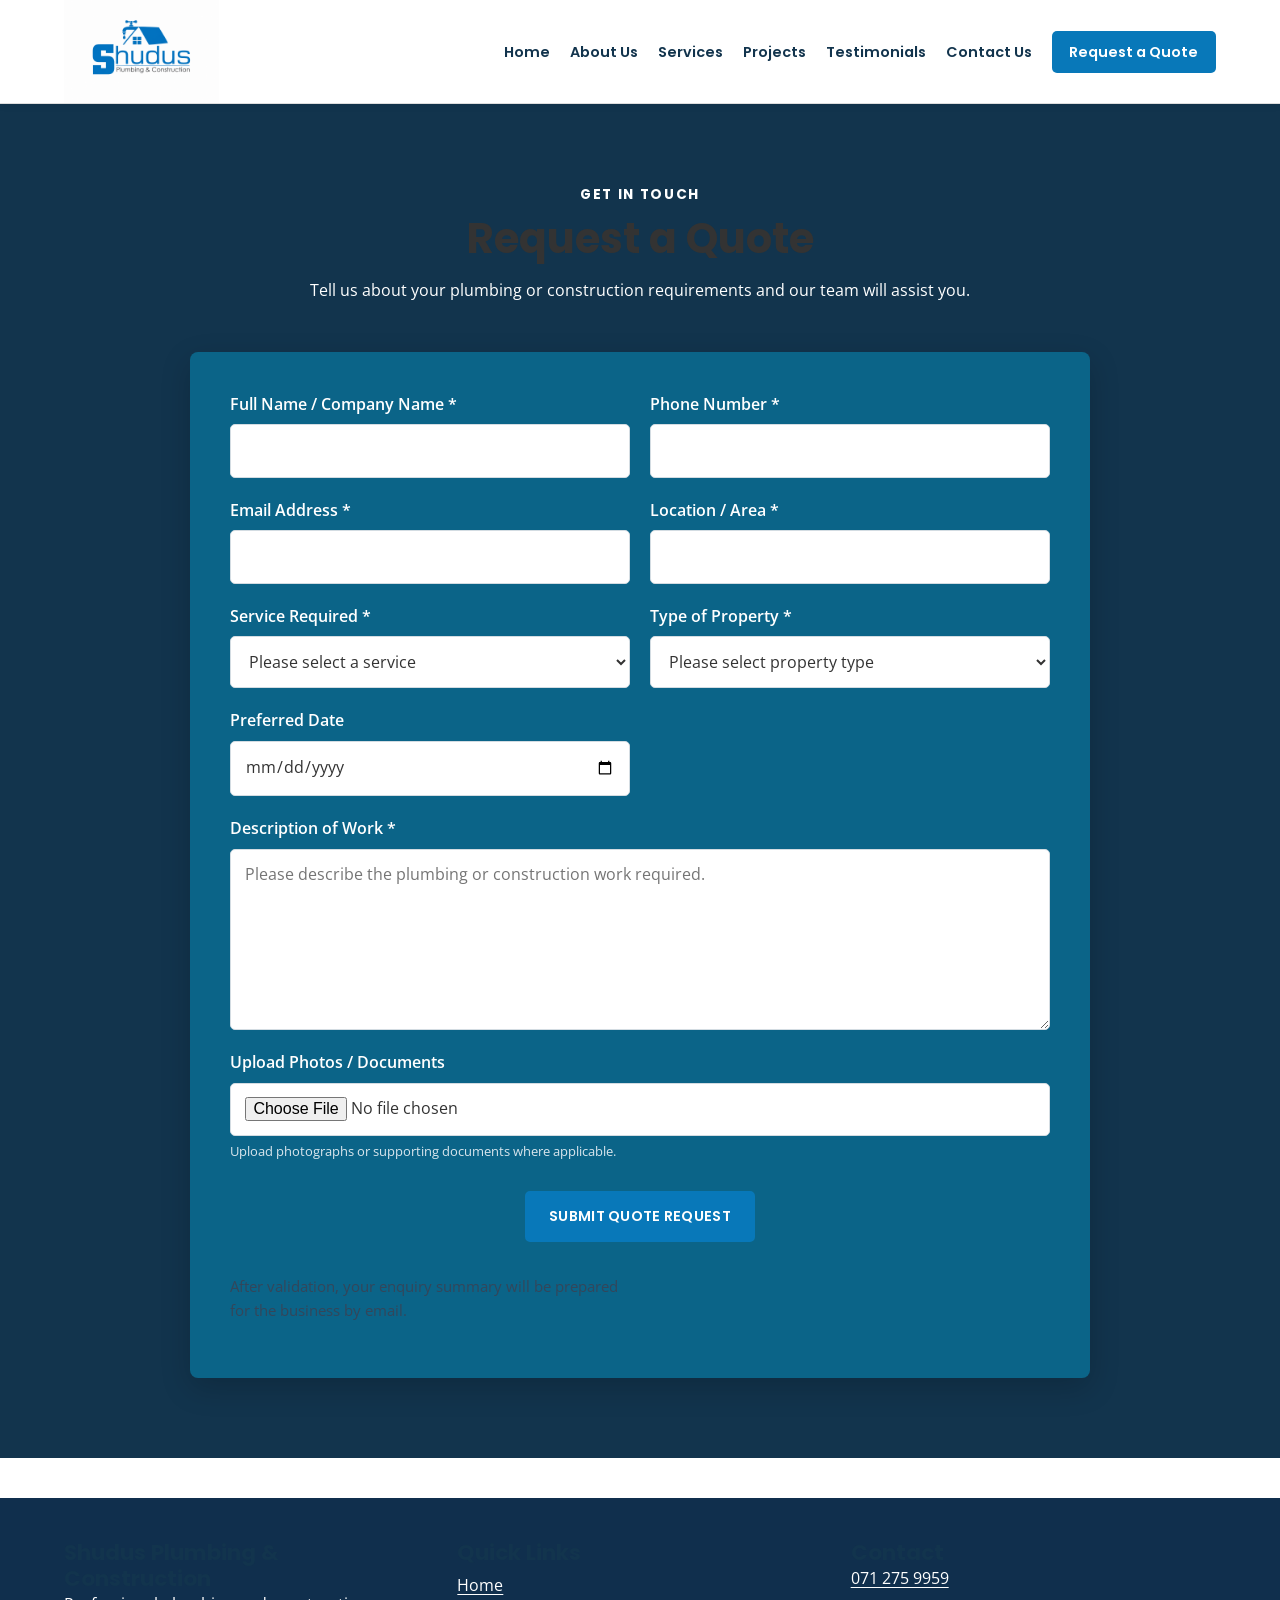
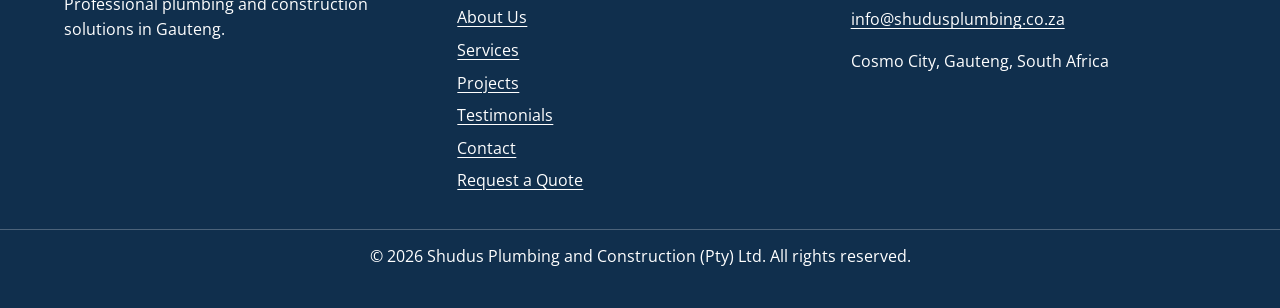
<file: CSS/Requestaquote.html>
<!DOCTYPE html>
<html lang="en">
<head>
    <meta charset="UTF-8">
    <meta name="viewport" content="width=device-width, initial-scale=1.0">

    <meta name="description" content="Request a quote for plumbing, repairs, maintenance, solar geyser installation and construction services in Gauteng.">
    <meta name="keywords" content="plumbing quote Gauteng, request plumbing quotation, construction quote, solar geyser quote">
    <meta name="author" content="Khuthadzo Andrew Magada">

    <meta property="og:title" content="Request a Plumbing Quote | Shudus Plumbing & Construction">
    <meta property="og:description" content="Request a quote for plumbing, repairs, maintenance, solar geyser installation and construction services in Gauteng.">
    <meta property="og:type" content="website">
    <title>Request a Plumbing Quote | Shudus Plumbing & Construction</title>

    <!-- External CSS stylesheet required for Part 2 -->
    <link rel="stylesheet" href="style.css">

    <!-- Google Fonts: Poppins for headings/navigation and Open Sans for body text -->
    <link rel="preconnect" href="https://fonts.googleapis.com">
    <link rel="preconnect" href="https://fonts.gstatic.com" crossorigin>
    <link href="https://fonts.googleapis.com/css2?family=Open+Sans:wght@400;500;600;700&family=Poppins:wght@500;600;700&display=swap" rel="stylesheet">
</head>

<body>

    <!-- =========================
         HEADER / NAVIGATION
    ========================== -->
    <header class="header">
        <nav class="navbar" aria-label="Main navigation">

            <a href="index.html" class="logo" aria-label="Shudus Plumbing and Construction home">
                <img src="images/shudus-plumbing-construction-logo.png"
                     alt="Shudus Plumbing and Construction logo" loading="lazy">
            </a>

            <button class="menu-toggle"
                    type="button"
                    aria-label="Open navigation menu"
                    aria-expanded="false"
                    aria-controls="main-menu">
                ☰
            </button>

            <ul class="nav-links" id="main-menu">
                <li><a href="index.html">Home</a></li>
                <li><a href="AboutUs.html">About Us</a></li>
                <li><a href="Services.html">Services</a></li>
                <li><a href="Projects.html">Projects</a></li>
                <li><a href="Testimonials.html">Testimonials</a></li>
                <li><a href="ContactUs.html">Contact Us</a></li>
                <li>
                    <a href="Requestaquote.html" class="quote-btn">Request a Quote</a>
                </li>
            </ul>
        </nav>
    </header>


    <main>
   <!-- =========================
             REQUEST A QUOTE
        ========================== -->
        <section class="section quote-section" id="quote">
            <div class="container">

                <div class="section-heading">
                    <p class="section-label">GET IN TOUCH</p>
                    <h1>Request a Quote</h1>
                    <p>
                        Tell us about your plumbing or construction requirements
                        and our team will assist you.
                    </p>
                </div>

                <form class="quote-form" id="quote-form" name="quote-request" method="POST" enctype="multipart/form-data" data-netlify="true">
                    <input type="hidden" name="form-name" value="quote-request">

                    <div class="form-group">
                        <label for="full-name">Full Name / Company Name *</label>
                        <input type="text"
                               id="full-name"
                               name="full_name"
                               minlength="2" maxlength="100" autocomplete="name" required>
                    </div>

                    <div class="form-group">
                        <label for="phone">Phone Number *</label>
                        <input type="tel"
                               id="phone"
                               name="phone"
                               inputmode="tel" pattern="[0-9+() -]{7,20}" title="Enter a valid phone number" required>
                    </div>

                    <div class="form-group">
                        <label for="email">Email Address *</label>
                        <input type="email"
                               id="email"
                               name="email"
                               autocomplete="email" required>
                    </div>

                    <div class="form-group">
                        <label for="location">Location / Area *</label>
                        <input type="text"
                               id="location"
                               name="location"
                               required>
                    </div>

                    <div class="form-group">
                        <label for="service">Service Required *</label>
                        <select id="service" name="service" required>
                            <option value="">Please select a service</option>
                            <option value="plumbing-services">Plumbing Services</option>
                            <option value="property-development">Property Development Plumbing</option>
                            <option value="commercial-plumbing">Commercial Plumbing</option>
                            <option value="repairs-maintenance">Repairs &amp; Maintenance</option>
                            <option value="remedial-work">Remedial Work</option>
                            <option value="solar-geyser">Solar Geyser Installation</option>
                            <option value="general-building">General Building</option>
                            <option value="other">Other</option>
                        </select>
                    </div>

                    <div class="form-group">
                        <label for="property-type">Type of Property *</label>
                        <select id="property-type" name="property_type" required>
                            <option value="">Please select property type</option>
                            <option value="residential">Residential</option>
                            <option value="commercial">Commercial</option>
                            <option value="development">Property Development</option>
                            <option value="public-sector">Public Sector</option>
                            <option value="other">Other</option>
                        </select>
                    </div>

                    <div class="form-group">
                        <label for="preferred-date">Preferred Date</label>
                        <input type="date"
                               id="preferred-date"
                               name="preferred_date">
                    </div>

                    <div class="form-group full-width">
                        <label for="description">Description of Work *</label>
                        <textarea id="description"
                                  name="description"
                                  rows="6" minlength="10" maxlength="1500"
                                  required
                                  placeholder="Please describe the plumbing or construction work required."></textarea>
                    </div>

                    <div class="form-group full-width">
                        <label for="documents">Upload Photos / Documents</label>
                        <input type="file"
                               id="documents"
                               name="documents"
                               accept="image/*,.pdf,.doc,.docx">
                        <small>
                            Upload photographs or supporting documents where applicable.
                        </small>
                    </div>

                    <div class="form-submit full-width">
                        <button type="submit" class="btn">
                            SUBMIT QUOTE REQUEST
                        </button>
                    </div>

                <p class="form-feedback full-width" id="quote-feedback" role="status" aria-live="polite">After validation, your enquiry summary will be prepared for the business by email.</p>
                </form>

            </div>
        </section></main>

    <footer class="site-footer">
      <div class="container footer-grid">
        <div><h3>Shudus Plumbing &amp; Construction</h3><p>Professional plumbing and construction solutions in Gauteng.</p></div>
        <div><h3>Quick Links</h3><ul>
          <li><a href="index.html">Home</a></li><li><a href="AboutUs.html">About Us</a></li>
          <li><a href="Services.html">Services</a></li><li><a href="Projects.html">Projects</a></li>
          <li><a href="Testimonials.html">Testimonials</a></li><li><a href="ContactUs.html">Contact</a></li>
          <li><a href="Requestaquote.html">Request a Quote</a></li>
        </ul></div>
        <div><h3>Contact</h3><p><a href="tel:+27712759959">071 275 9959</a></p>
          <p><a href="mailto:info@shudusplumbing.co.za">info@shudusplumbing.co.za</a></p>
          <p>Cosmo City, Gauteng, South Africa</p></div>
      </div>
      <div class="copyright"><p>&copy; <span id="current-year">2026</span> Shudus Plumbing and Construction (Pty) Ltd. All rights reserved.</p></div>
    </footer>

<script src="script.js" defer></script>
</body>
</html>
</file>
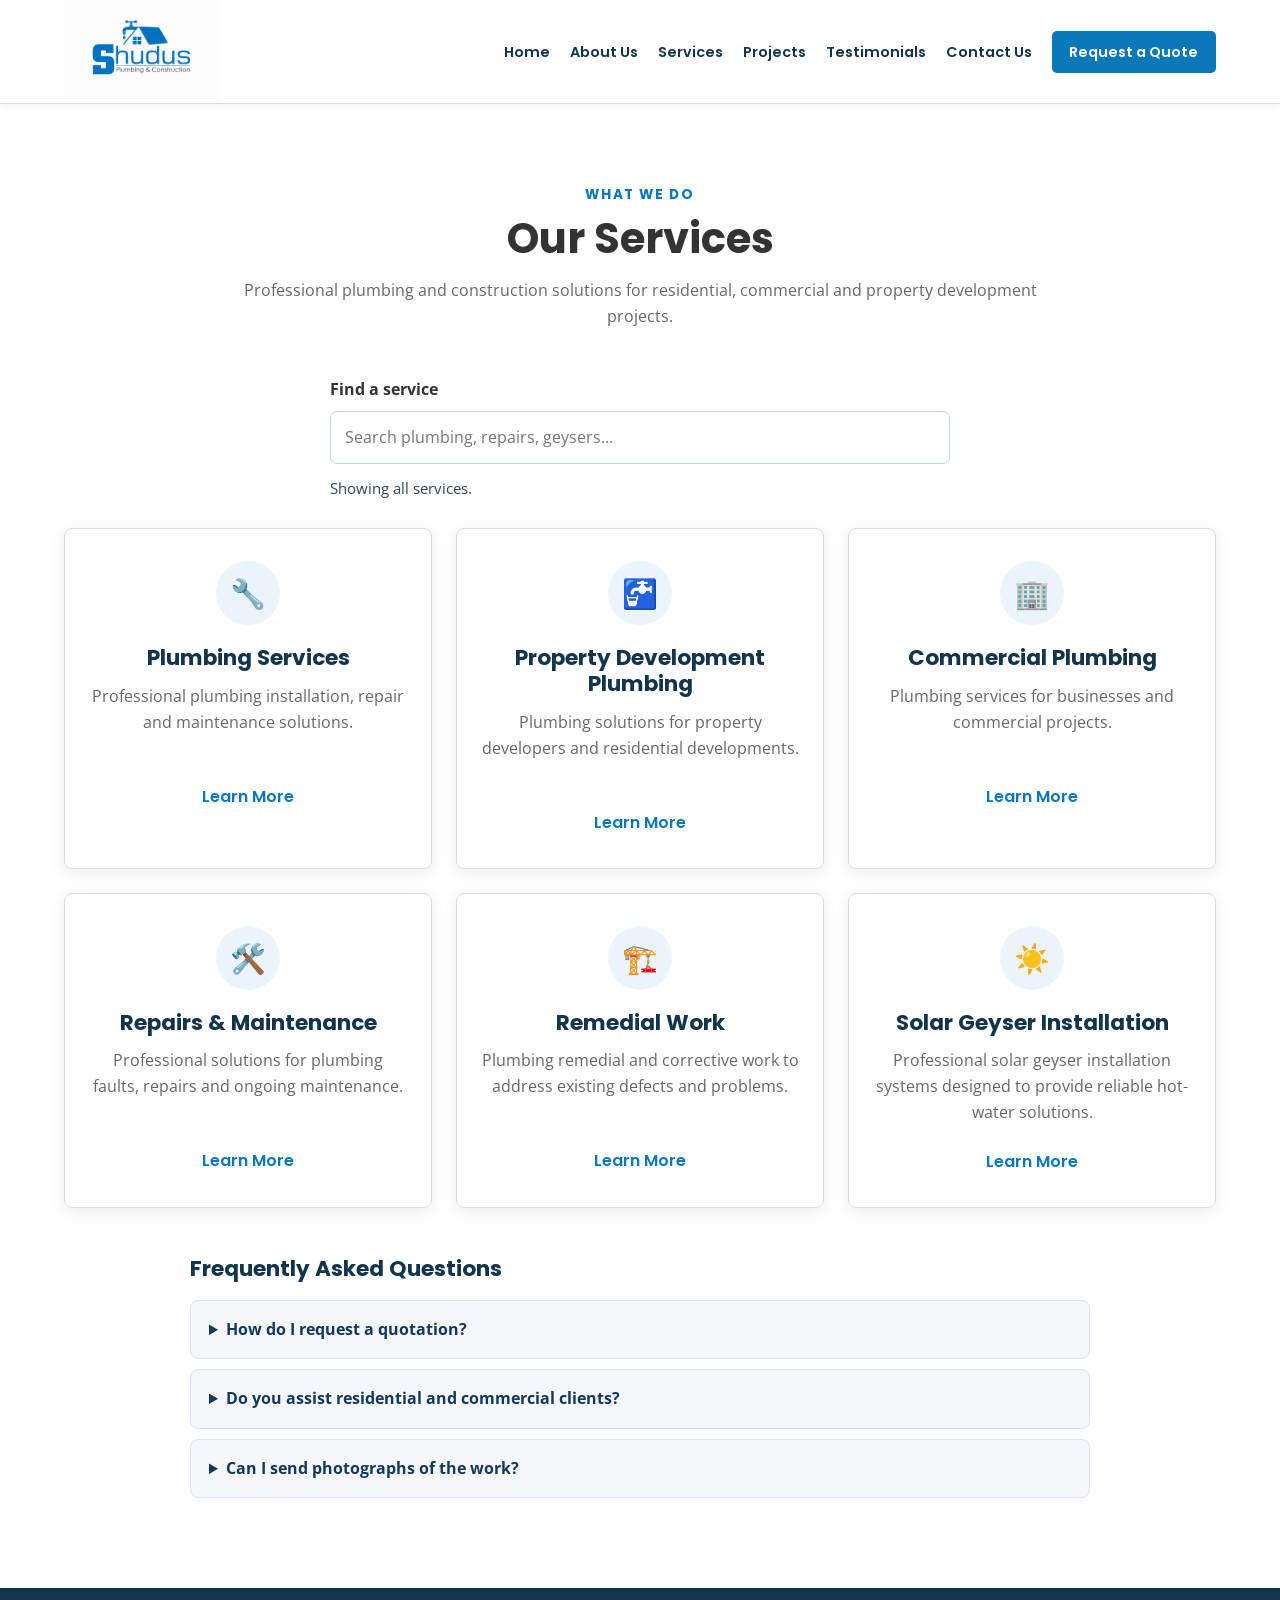
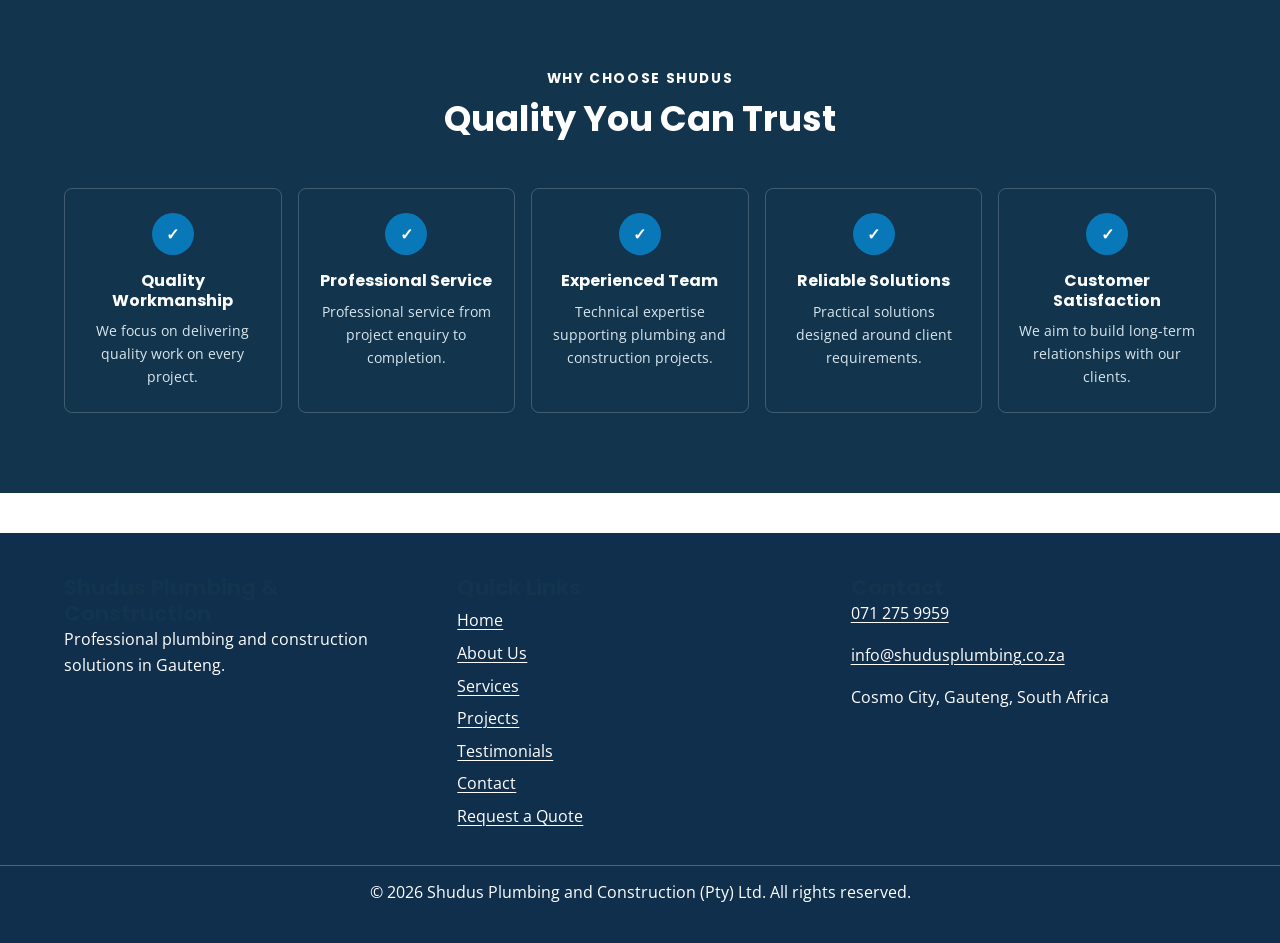
<file: CSS/Services.html>
<!DOCTYPE html>
<html lang="en">
<head>
    <meta charset="UTF-8">
    <meta name="viewport" content="width=device-width, initial-scale=1.0">

    <meta name="description" content="Explore plumbing installation, commercial plumbing, property-development plumbing, repairs, maintenance, remedial work and solar geyser services.">
    <meta name="keywords" content="plumbing services Gauteng, commercial plumbing, plumbing repairs, solar geyser installation, maintenance">
    <meta name="author" content="Khuthadzo Andrew Magada">

    <meta property="og:title" content="Plumbing & Construction Services | Shudus Plumbing">
    <meta property="og:description" content="Explore plumbing installation, commercial plumbing, property-development plumbing, repairs, maintenance, remedial work and solar geyser services.">
    <meta property="og:type" content="website">
    <title>Plumbing & Construction Services | Shudus Plumbing</title>

    <!-- External CSS stylesheet required for Part 2 -->
    <link rel="stylesheet" href="style.css">

    <!-- Google Fonts: Poppins for headings/navigation and Open Sans for body text -->
    <link rel="preconnect" href="https://fonts.googleapis.com">
    <link rel="preconnect" href="https://fonts.gstatic.com" crossorigin>
    <link href="https://fonts.googleapis.com/css2?family=Open+Sans:wght@400;500;600;700&family=Poppins:wght@500;600;700&display=swap" rel="stylesheet">
</head>

<body>

    <!-- =========================
         HEADER / NAVIGATION
    ========================== -->
    <header class="header">
        <nav class="navbar" aria-label="Main navigation">

            <a href="index.html" class="logo" aria-label="Shudus Plumbing and Construction home">
                <img src="images/shudus-plumbing-construction-logo.png"
                     alt="Shudus Plumbing and Construction logo" loading="lazy">
            </a>

            <button class="menu-toggle"
                    type="button"
                    aria-label="Open navigation menu"
                    aria-expanded="false"
                    aria-controls="main-menu">
                ☰
            </button>

            <ul class="nav-links" id="main-menu">
                <li><a href="index.html">Home</a></li>
                <li><a href="AboutUs.html">About Us</a></li>
                <li><a href="Services.html">Services</a></li>
                <li><a href="Projects.html">Projects</a></li>
                <li><a href="Testimonials.html">Testimonials</a></li>
                <li><a href="ContactUs.html">Contact Us</a></li>
                <li>
                    <a href="Requestaquote.html" class="quote-btn">Request a Quote</a>
                </li>
            </ul>
        </nav>
    </header>


    <main>
  <!-- =========================
             SERVICES SECTION
        ========================== -->
        <section class="section services" id="services">
            <div class="container">

                <div class="section-heading">
                    <p class="section-label">WHAT WE DO</p>
                    <h1>Our Services</h1>
                    <p>
                        Professional plumbing and construction solutions for
                        residential, commercial and property development projects.
                    </p>
                </div>

                <div class="service-tools">
                    <label for="service-search">Find a service</label>
                    <input type="search" id="service-search" placeholder="Search plumbing, repairs, geysers..." aria-describedby="service-count">
                    <p id="service-count" class="form-feedback" aria-live="polite">Showing all services.</p>
                </div>

                <div class="services-grid" id="services-list">

                    <article class="service-card">
                        <div class="service-icon" aria-hidden="true">🔧</div>
                        <h3>Plumbing Services</h3>
                        <p>
                            Professional plumbing installation, repair and
                            maintenance solutions.
                        </p>
                        <a href="Services.html" class="card-link">Learn More</a>
                    </article>

                    <article class="service-card">
                        <div class="service-icon" aria-hidden="true">🚰</div>
                        <h3>Property Development Plumbing</h3>
                        <p>
                            Plumbing solutions for property developers and
                            residential developments.
                        </p>
                        <a href="Services.html" class="card-link">Learn More</a>
                    </article>

                    <article class="service-card">
                        <div class="service-icon" aria-hidden="true">🏢</div>
                        <h3>Commercial Plumbing</h3>
                        <p>
                            Plumbing services for businesses and commercial
                            projects.
                        </p>
                        <a href="Services.html" class="card-link">Learn More</a>
                    </article>

                    <article class="service-card">
                        <div class="service-icon" aria-hidden="true">🛠️</div>
                        <h3>Repairs &amp; Maintenance</h3>
                        <p>
                            Professional solutions for plumbing faults, repairs
                            and ongoing maintenance.
                        </p>
                        <a href="Services.html" class="card-link">Learn More</a>
                    </article>

                    <article class="service-card">
                        <div class="service-icon" aria-hidden="true">🏗️</div>
                        <h3>Remedial Work</h3>
                        <p>
                            Plumbing remedial and corrective work to address
                            existing defects and problems.
                        </p>
                        <a href="Services.html" class="card-link">Learn More</a>
                    </article>

                    <article class="service-card">
                        <div class="service-icon" aria-hidden="true">☀️</div>
                        <h3>Solar Geyser Installation</h3>
                        <p>
                            Professional solar geyser installation systems
                            designed to provide reliable hot-water solutions.
                        </p>
                        <a href="Services.html" class="card-link">Learn More</a>
                    </article>

                </div>
            </div>
        <div class="faq-section">
                    <h3>Frequently Asked Questions</h3>
                    <details><summary>How do I request a quotation?</summary><p>Use the Request a Quote page and provide your contact details, location and a description of the work required.</p></details>
                    <details><summary>Do you assist residential and commercial clients?</summary><p>The website lists residential, commercial and property-development services. Contact the team to discuss your specific requirements.</p></details>
                    <details><summary>Can I send photographs of the work?</summary><p>Use the document upload field on the quotation form to provide supporting photographs or documents.</p></details>
                </div>
                </section>


        <!-- =========================
             WHY CHOOSE US
        ========================== -->
        <section class="section trust">
            <div class="container">

                <div class="section-heading">
                    <p class="section-label">WHY CHOOSE SHUDUS</p>
                    <h2>Quality You Can Trust</h2>
                </div>

                <div class="trust-grid">

                    <div class="trust-item">
                        <span aria-hidden="true">✓</span>
                        <h3>Quality Workmanship</h3>
                        <p>We focus on delivering quality work on every project.</p>
                    </div>

                    <div class="trust-item">
                        <span aria-hidden="true">✓</span>
                        <h3>Professional Service</h3>
                        <p>Professional service from project enquiry to completion.</p>
                    </div>

                    <div class="trust-item">
                        <span aria-hidden="true">✓</span>
                        <h3>Experienced Team</h3>
                        <p>Technical expertise supporting plumbing and construction projects.</p>
                    </div>

                    <div class="trust-item">
                        <span aria-hidden="true">✓</span>
                        <h3>Reliable Solutions</h3>
                        <p>Practical solutions designed around client requirements.</p>
                    </div>

                    <div class="trust-item">
                        <span aria-hidden="true">✓</span>
                        <h3>Customer Satisfaction</h3>
                        <p>We aim to build long-term relationships with our clients.</p>
                    </div>

                </div>
            </div>
        </section>


</main>

    <footer class="site-footer">
      <div class="container footer-grid">
        <div><h3>Shudus Plumbing &amp; Construction</h3><p>Professional plumbing and construction solutions in Gauteng.</p></div>
        <div><h3>Quick Links</h3><ul>
          <li><a href="index.html">Home</a></li><li><a href="AboutUs.html">About Us</a></li>
          <li><a href="Services.html">Services</a></li><li><a href="Projects.html">Projects</a></li>
          <li><a href="Testimonials.html">Testimonials</a></li><li><a href="ContactUs.html">Contact</a></li>
          <li><a href="Requestaquote.html">Request a Quote</a></li>
        </ul></div>
        <div><h3>Contact</h3><p><a href="tel:+27712759959">071 275 9959</a></p>
          <p><a href="mailto:info@shudusplumbing.co.za">info@shudusplumbing.co.za</a></p>
          <p>Cosmo City, Gauteng, South Africa</p></div>
      </div>
      <div class="copyright"><p>&copy; <span id="current-year">2026</span> Shudus Plumbing and Construction (Pty) Ltd. All rights reserved.</p></div>
    </footer>

<script src="script.js" defer></script>
</body>
</html>
</file>
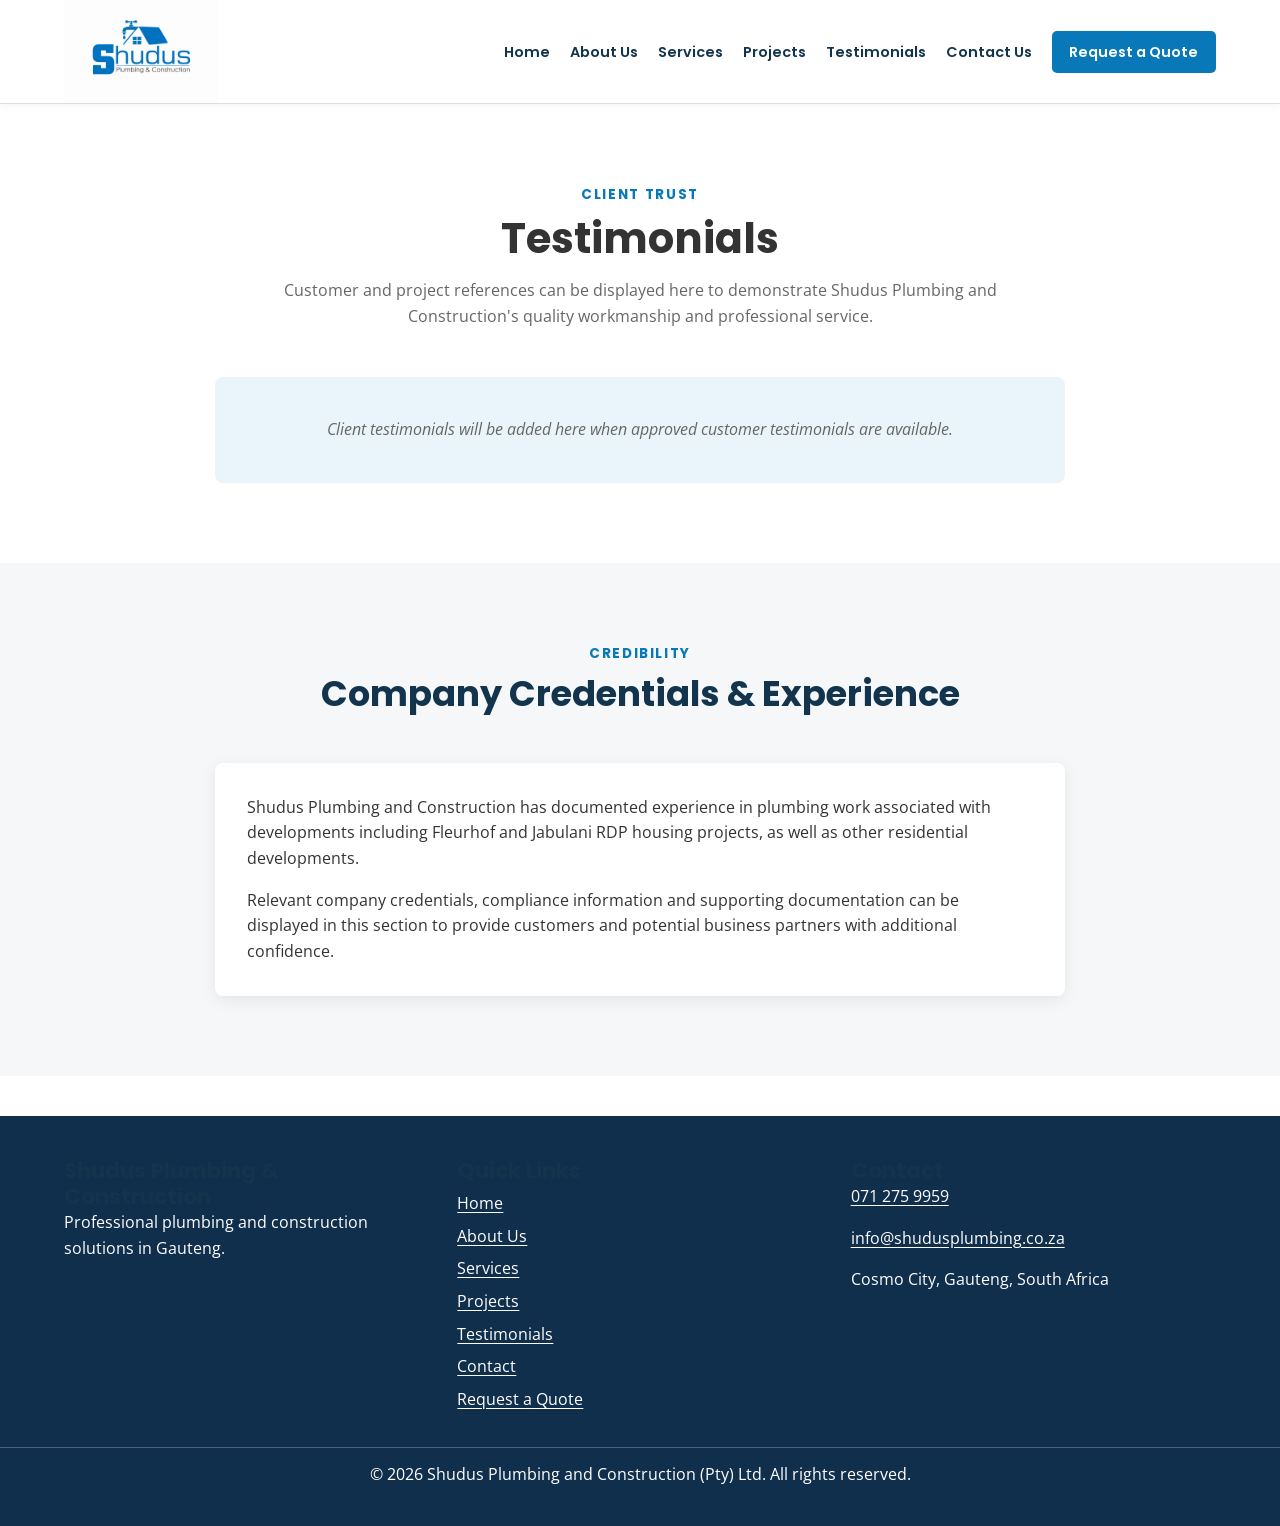
<file: CSS/Testimonials.html>
<!DOCTYPE html>
<html lang="en">
<head>
    <meta charset="UTF-8">
    <meta name="viewport" content="width=device-width, initial-scale=1.0">

    <meta name="description" content="Read client feedback and learn about the service approach of Shudus Plumbing and Construction.">
    <meta name="keywords" content="Shudus Plumbing testimonials, plumbing customer feedback, plumbing services Gauteng">
    <meta name="author" content="Khuthadzo Andrew Magada">

    <meta property="og:title" content="Client Testimonials | Shudus Plumbing & Construction">
    <meta property="og:description" content="Read client feedback and learn about the service approach of Shudus Plumbing and Construction.">
    <meta property="og:type" content="website">
    <title>Client Testimonials | Shudus Plumbing & Construction</title>

    <!-- External CSS stylesheet required for Part 2 -->
    <link rel="stylesheet" href="style.css">

    <!-- Google Fonts: Poppins for headings/navigation and Open Sans for body text -->
    <link rel="preconnect" href="https://fonts.googleapis.com">
    <link rel="preconnect" href="https://fonts.gstatic.com" crossorigin>
    <link href="https://fonts.googleapis.com/css2?family=Open+Sans:wght@400;500;600;700&family=Poppins:wght@500;600;700&display=swap" rel="stylesheet">
</head>

<body>

    <!-- =========================
         HEADER / NAVIGATION
    ========================== -->
    <header class="header">
        <nav class="navbar" aria-label="Main navigation">

            <a href="index.html" class="logo" aria-label="Shudus Plumbing and Construction home">
                <img src="images/shudus-plumbing-construction-logo.png"
                     alt="Shudus Plumbing and Construction logo" loading="lazy">
            </a>

            <button class="menu-toggle"
                    type="button"
                    aria-label="Open navigation menu"
                    aria-expanded="false"
                    aria-controls="main-menu">
                ☰
            </button>

            <ul class="nav-links" id="main-menu">
                <li><a href="index.html">Home</a></li>
                <li><a href="AboutUs.html">About Us</a></li>
                <li><a href="Services.html">Services</a></li>
                <li><a href="Projects.html">Projects</a></li>
                <li><a href="Testimonials.html">Testimonials</a></li>
                <li><a href="ContactUs.html">Contact Us</a></li>
                <li>
                    <a href="Requestaquote.html" class="quote-btn">Request a Quote</a>
                </li>
            </ul>
        </nav>
    </header>


    <main>


 <!-- =========================
             TESTIMONIALS
        ========================== -->
        <section class="section testimonials" id="testimonials">
            <div class="container">

                <div class="section-heading">
                    <p class="section-label">CLIENT TRUST</p>
                    <h1>Testimonials</h1>
                    <p>
                        Customer and project references can be displayed here to
                        demonstrate Shudus Plumbing and Construction's quality
                        workmanship and professional service.
                    </p>
                </div>

                <div class="testimonial-card">
                    <p class="testimonial-placeholder">
                        Client testimonials will be added here when approved
                        customer testimonials are available.
                    </p>
                </div>

            </div>
        </section>


        <!-- =========================
             COMPANY CREDENTIALS
        ========================== -->
        <section class="section credentials">
            <div class="container">

                <div class="section-heading">
                    <p class="section-label">CREDIBILITY</p>
                    <h2>Company Credentials &amp; Experience</h2>
                </div>

                <div class="credentials-content">
                    <p>
                        Shudus Plumbing and Construction has documented experience
                        in plumbing work associated with developments including
                        Fleurhof and Jabulani RDP housing projects, as well as
                        other residential developments.
                    </p>

                    <p>
                        Relevant company credentials, compliance information and
                        supporting documentation can be displayed in this section
                        to provide customers and potential business partners with
                        additional confidence.
                    </p>
                </div>

            </div>
        </section>


</main>

    <footer class="site-footer">
      <div class="container footer-grid">
        <div><h3>Shudus Plumbing &amp; Construction</h3><p>Professional plumbing and construction solutions in Gauteng.</p></div>
        <div><h3>Quick Links</h3><ul>
          <li><a href="index.html">Home</a></li><li><a href="AboutUs.html">About Us</a></li>
          <li><a href="Services.html">Services</a></li><li><a href="Projects.html">Projects</a></li>
          <li><a href="Testimonials.html">Testimonials</a></li><li><a href="ContactUs.html">Contact</a></li>
          <li><a href="Requestaquote.html">Request a Quote</a></li>
        </ul></div>
        <div><h3>Contact</h3><p><a href="tel:+27712759959">071 275 9959</a></p>
          <p><a href="mailto:info@shudusplumbing.co.za">info@shudusplumbing.co.za</a></p>
          <p>Cosmo City, Gauteng, South Africa</p></div>
      </div>
      <div class="copyright"><p>&copy; <span id="current-year">2026</span> Shudus Plumbing and Construction (Pty) Ltd. All rights reserved.</p></div>
    </footer>

<script src="script.js" defer></script>
</body>
</html>
</file>
<file: CSS/style.css>
/* SHUDUS PLUMBING & CONSTRUCTION - Part 2 WEDE5020 */

*{margin:0;padding:0;box-sizing:border-box}
html{scroll-behavior:smooth;scroll-padding-top:90px}
body{font-family:"Open Sans",Arial,Helvetica,sans-serif;font-size:1rem;line-height:1.6;color:#333;background:#fff}
img{max-width:100%;height:auto;display:block}
a{text-decoration:none;color:inherit}
ul{list-style:none}
button,input,textarea,select{font:inherit}button{cursor:pointer}

:root{--primary-blue:#0878b9;--dark-blue:#12344d;--deep-blue:#0b6488;--light-blue:#eaf5fb;--white:#fff;--light-grey:#f5f7f9;--grey:#ddd;--medium-grey:#666;--dark-grey:#333;--container-width:1200px;--section-padding:5rem;--radius:8px;--shadow:0 4px 16px rgba(0,0,0,.08);--transition:all .3s ease}

.container{width:90%;max-width:var(--container-width);margin:0 auto}.section{padding:var(--section-padding) 0}.section-heading{max-width:800px;margin:0 auto 3rem;text-align:center}.section-label{margin-bottom:.5rem;color:var(--primary-blue);font-family:"Poppins",sans-serif;font-size:.85rem;font-weight:700;letter-spacing:.12em;text-transform:uppercase}.section-heading h2{margin-bottom:1rem;color:var(--dark-blue);font-family:"Poppins",sans-serif;font-size:2.2rem;line-height:1.2}.section-heading p:not(.section-label){color:var(--medium-grey)}.center-button{margin-top:2.5rem;text-align:center}

h1,h2,h3,h4{font-family:"Poppins",Arial,sans-serif;line-height:1.2;color:var(--dark-blue)}h1{font-size:3rem}h2{font-size:2.2rem}h3{font-size:1.35rem}p{margin-bottom:1rem}

.header{position:sticky;top:0;z-index:1000;background:#fff;border-bottom:1px solid var(--grey);box-shadow:0 2px 8px rgba(0,0,0,.05)}
.navbar{width:90%;max-width:var(--container-width);min-height:78px;margin:auto;display:flex;align-items:center;justify-content:space-between;gap:2rem}.logo{flex-shrink:0}.logo img{width:155px}.nav-links{display:flex;align-items:center;justify-content:flex-end;gap:1.25rem}.nav-links a{position:relative;padding:.5rem 0;color:var(--dark-blue);font-family:"Poppins",sans-serif;font-size:.9rem;font-weight:600;transition:var(--transition)}.nav-links a:not(.quote-btn)::after{content:"";position:absolute;left:0;bottom:0;width:0;height:2px;background:var(--primary-blue);transition:width .3s}.nav-links a:not(.quote-btn):hover::after,.nav-links a:not(.quote-btn):focus::after{width:100%}.nav-links a:hover,.nav-links a:focus{color:var(--primary-blue)}.nav-links a:focus-visible{outline:2px solid var(--primary-blue);outline-offset:4px}.menu-toggle{display:none;border:0;background:transparent;color:var(--dark-blue);font-size:1.8rem}

.btn{display:inline-flex;align-items:center;justify-content:center;min-height:46px;padding:.75rem 1.4rem;border:2px solid var(--primary-blue);border-radius:5px;background:var(--primary-blue);color:#fff;font-family:"Poppins",sans-serif;font-size:.9rem;font-weight:600;letter-spacing:.02em;transition:var(--transition)}.btn:hover{background:#fff;color:var(--primary-blue);transform:translateY(-2px)}.btn:focus-visible{outline:3px solid rgba(8,120,185,.35);outline-offset:3px}.btn:active{transform:translateY(0) scale(.98)}.quote-btn{padding:.7rem 1.1rem!important;border-radius:5px;background:var(--primary-blue);color:#fff!important}.quote-btn:hover{background:var(--dark-blue)}.quote-btn::after{display:none!important}.btn-secondary{border-color:#fff;background:transparent;color:#fff}.btn-secondary:hover{background:#fff;color:var(--primary-blue)}.btn-secondary-dark{border-color:var(--dark-blue);background:transparent;color:var(--dark-blue)}.btn-secondary-dark:hover{background:var(--dark-blue);color:#fff}.btn-whatsapp{background:#168a45;border-color:#168a45}.btn-whatsapp:hover{background:#fff;color:#168a45}

.hero{min-height:72vh;padding:6rem 5%;display:flex;align-items:center;background:linear-gradient(90deg,rgba(8,55,82,.88),rgba(8,55,82,.70),rgba(8,55,82,.45)),url("../images/hero.png") center/cover no-repeat}.hero-content{width:100%;max-width:760px;color:#fff}.hero-label{margin-bottom:1rem;color:#cceeff;font-family:"Poppins",sans-serif;font-size:.85rem;font-weight:700;letter-spacing:.08em}.hero h1{margin-bottom:1.25rem;color:#fff;font-size:clamp(2.2rem,5vw,3.5rem)}.hero p:not(.hero-label){max-width:680px;margin-bottom:2rem;color:#fff;font-size:1.1rem}.hero-buttons{display:flex;align-items:center;gap:1rem;flex-wrap:wrap}

.about{background:#fff}.about-grid{display:grid;grid-template-columns:1fr 1fr;align-items:center;gap:4rem}.about-content p{color:var(--medium-grey)}.about-image{overflow:hidden;border-radius:var(--radius);box-shadow:var(--shadow)}.about-image img{width:100%;min-height:380px;object-fit:cover}

.mission-vision{background:var(--light-grey)}.mission-grid{display:grid;grid-template-columns:repeat(2,1fr);gap:2rem}.info-card{padding:2rem;border-left:5px solid var(--primary-blue);border-radius:var(--radius);background:#fff;box-shadow:var(--shadow)}.info-card h3{margin-bottom:1rem;color:var(--primary-blue)}.info-card p{margin:0;color:var(--medium-grey)}

.services{background:#fff}.services-grid{display:grid;grid-template-columns:repeat(3,1fr);gap:1.5rem}.service-card{padding:2rem 1.5rem;border:1px solid var(--grey);border-radius:var(--radius);background:#fff;box-shadow:var(--shadow);text-align:center;transition:var(--transition)}.service-card:hover{transform:translateY(-7px);border-color:var(--primary-blue);box-shadow:0 10px 25px rgba(0,0,0,.12)}.service-icon{width:64px;height:64px;margin:0 auto 1.25rem;display:flex;align-items:center;justify-content:center;border-radius:50%;background:var(--light-blue);font-size:1.8rem}.service-card h3{margin-bottom:.8rem}.service-card p{min-height:76px;color:var(--medium-grey)}.card-link{display:inline-block;margin-top:.5rem;color:var(--primary-blue);font-family:"Poppins",sans-serif;font-weight:600;transition:var(--transition)}.card-link:hover,.card-link:focus{color:var(--dark-blue)}

.trust{background:var(--dark-blue)}.trust .section-label{color:#78c8f0}.trust .section-heading h2,.trust .section-heading p{color:#fff}.trust-grid{display:grid;grid-template-columns:repeat(5,1fr);gap:1rem}.trust-item{padding:1.5rem 1rem;text-align:center;border:1px solid rgba(255,255,255,.2);border-radius:var(--radius);transition:var(--transition)}.trust-item:hover{background:rgba(255,255,255,.08);transform:translateY(-4px)}.trust-item>span{display:flex;align-items:center;justify-content:center;width:42px;height:42px;margin:0 auto 1rem;border-radius:50%;background:var(--primary-blue);color:#fff;font-weight:700}.trust-item h3{margin-bottom:.6rem;color:#fff;font-size:1rem}.trust-item p{margin:0;color:#d9e6ed;font-size:.9rem}

.projects{background:var(--light-grey)}.projects-grid{display:grid;grid-template-columns:repeat(3,1fr);gap:1.5rem}.project-card{overflow:hidden;border-radius:var(--radius);background:#fff;box-shadow:var(--shadow);transition:var(--transition)}.project-card:hover{transform:translateY(-5px);box-shadow:0 10px 25px rgba(0,0,0,.12)}.project-card img{width:100%;height:240px;object-fit:cover}.project-content{padding:1.5rem}.project-content h3{margin-bottom:.6rem}.project-content p{margin:0;color:var(--medium-grey)}

.testimonials{background:#fff}.testimonial-card{width:90%;max-width:850px;margin:auto;padding:2.5rem;border-radius:var(--radius);background:var(--light-blue);text-align:center}.testimonial-placeholder{margin:0;color:var(--medium-grey);font-style:italic}
.credentials{background:var(--light-grey)}.credentials-content{width:90%;max-width:850px;margin:auto;padding:2rem;border-radius:var(--radius);background:#fff;box-shadow:var(--shadow)}.credentials-content p:last-child{margin:0}

.quote-section{background:var(--dark-blue)}.quote-section .section-label{color:#78c8f0}.quote-section .section-heading h2,.quote-section .section-heading p{color:#fff}.quote-form{width:100%;max-width:900px;margin:auto;padding:2.5rem;display:grid;grid-template-columns:repeat(2,1fr);gap:1.25rem;border-radius:var(--radius);background:var(--deep-blue);box-shadow:0 10px 30px rgba(0,0,0,.18)}.form-group{display:flex;flex-direction:column}.form-group.full-width,.form-submit.full-width{grid-column:1/-1}.form-group label{margin-bottom:.45rem;color:#fff;font-weight:600}.form-group input,.form-group select,.form-group textarea{width:100%;padding:.8rem .9rem;border:1px solid #d3dce2;border-radius:5px;background:#fff;color:var(--dark-grey);transition:var(--transition)}.form-group textarea{min-height:150px;resize:vertical}.form-group input:focus,.form-group select:focus,.form-group textarea:focus{border-color:var(--primary-blue);outline:3px solid rgba(8,120,185,.25)}.form-group small{margin-top:.35rem;color:#d9e6ed}.form-submit{margin-top:.5rem;text-align:center}

.contact{background:#fff}.contact-grid{display:grid;grid-template-columns:repeat(4,1fr);gap:1rem}.contact-card{min-height:170px;padding:1.5rem;border-top:4px solid var(--primary-blue);border-radius:var(--radius);background:var(--light-grey);text-align:center}.contact-card h3{margin-bottom:.8rem;color:var(--primary-blue)}.contact-card p{margin:0;color:var(--medium-grey)}.contact-card a{color:var(--dark-blue);font-weight:600}.contact-card a:hover{color:var(--primary-blue)}.contact-actions{margin-top:2.5rem;display:flex;justify-content:center;align-items:center;gap:1rem;flex-wrap:wrap}

.footer{padding:4rem 0 0;background:var(--dark-blue);color:#fff}.footer-container{width:90%;max-width:var(--container-width);margin:auto;display:grid;grid-template-columns:1.4fr 1fr 1.2fr 1fr;gap:2.5rem}.footer-brand img{width:155px;margin-bottom:1rem}.footer h3{margin-bottom:1rem;color:#fff;font-size:1.1rem}.footer p,.footer li,.footer a{color:#d9e6ed;font-size:.9rem}.footer ul{display:flex;flex-direction:column;gap:.5rem}.footer a{transition:var(--transition)}.footer a:hover,.footer a:focus{color:#78c8f0}.copyright{margin-top:3rem;padding:1.25rem 5%;border-top:1px solid rgba(255,255,255,.2);text-align:center}.copyright p{margin:0}

/* Tablet: multi-column layouts become two columns */
@media(max-width:1023px){:root{--section-padding:4rem}.nav-links{gap:.8rem}.nav-links a{font-size:.82rem}.services-grid,.projects-grid{grid-template-columns:repeat(2,1fr)}.trust-grid{grid-template-columns:repeat(2,1fr)}.trust-item:last-child{grid-column:1/-1}.contact-grid{grid-template-columns:repeat(2,1fr)}.footer-container{grid-template-columns:repeat(2,1fr)}.hero{min-height:65vh}.about-grid{gap:2.5rem}}

/* Mobile: single-column content and collapsible navigation */
@media(max-width:767px){:root{--section-padding:3.5rem}body{font-size:.95rem}.section-heading{margin-bottom:2rem}.section-heading h2{font-size:1.8rem}.navbar{min-height:68px;position:relative}.logo img{width:135px}.menu-toggle{display:block}.nav-links{position:absolute;top:68px;left:0;width:100%;padding:1rem;display:none;flex-direction:column;align-items:stretch;gap:.25rem;background:#fff;border-top:1px solid var(--grey);box-shadow:0 8px 15px rgba(0,0,0,.08)}.nav-links.active{display:flex}.nav-links li{width:100%}.nav-links a{display:block;width:100%;padding:.75rem;text-align:center}.hero{min-height:78vh;padding:4rem 5%;background-position:60% center}.hero h1{font-size:2.15rem}.hero p:not(.hero-label){font-size:1rem}.hero-buttons{flex-direction:column;align-items:stretch}.hero-buttons .btn{width:100%}.about-grid,.mission-grid,.services-grid,.projects-grid,.contact-grid{grid-template-columns:1fr}.about-grid{gap:2rem}.about-image img{min-height:280px}.service-card p{min-height:auto}.trust-grid{grid-template-columns:1fr}.trust-item:last-child{grid-column:auto}.quote-form{grid-template-columns:1fr;padding:1.5rem}.form-group.full-width,.form-submit.full-width{grid-column:auto}.contact-actions{flex-direction:column;align-items:stretch}.contact-actions .btn{width:100%}.footer-container{grid-template-columns:1fr;gap:2rem}.footer-brand img{width:140px}.copyright{margin-top:2rem}}

@media(max-width:480px){:root{--section-padding:3rem}.container,.navbar,.footer-container{width:92%}.hero{min-height:82vh;padding:3.5rem 4%}.hero h1{font-size:1.9rem}.hero-label{font-size:.72rem}.section-heading h2{font-size:1.65rem}.service-card,.info-card,.credentials-content{padding:1.5rem}.quote-form{padding:1.2rem}.contact-card{min-height:auto}}

@media(prefers-reduced-motion:reduce){html{scroll-behavior:auto}*,*::before,*::after{transition-duration:.01ms!important;animation-duration:.01ms!important;animation-iteration-count:1!important}}

@media print{.header{position:static}.menu-toggle,.hero-buttons,.contact-actions{display:none}.hero{min-height:auto;background:none;color:#000}.hero h1,.hero p{color:#000}.section{padding:2rem 0}.footer{background:#fff;color:#000}}


/* Part 3: interactive components, forms, gallery and map */
[hidden] { display: none !important; }
.service-tools { max-width: 620px; margin: 0 auto 28px; }
.service-tools label { display:block; font-weight:700; margin-bottom:8px; }
.service-tools input, .contact-form input, .contact-form select, .contact-form textarea {
  width:100%; padding:13px 14px; border:1px solid #cbd5e1; border-radius:7px;
  font:inherit; background:#fff; color:#1f2937;
}
.service-tools input:focus, .contact-form input:focus, .contact-form select:focus,
.contact-form textarea:focus, .quote-form input:focus, .quote-form select:focus,
.quote-form textarea:focus { outline:3px solid rgba(30, 100, 180, .2); border-color:#1d5f9e; }
.form-feedback { color:#34465a; font-size:.94rem; margin-top:12px; }
.contact-form { display:grid; grid-template-columns:repeat(2,minmax(0,1fr)); gap:20px; max-width:850px; margin:0 auto; }
.contact-form .full-width { grid-column:1/-1; }
.contact-form .btn { border:0; cursor:pointer; }
.faq-section { max-width:900px; margin:48px auto 0; }
.faq-section h3 { margin-bottom:18px; }
.faq-section details { background:#f5f7fa; border:1px solid #dce3eb; border-radius:8px; padding:16px 18px; margin:10px 0; }
.faq-section summary { cursor:pointer; font-weight:700; color:#12385c; }
.faq-section details p { margin:12px 0 0; }
.gallery-trigger { display:block; border:0; padding:0; width:100%; cursor:zoom-in; background:transparent; overflow:hidden; border-radius:inherit; }
.gallery-trigger img { display:block; width:100%; height:100%; object-fit:cover; transition:transform .35s ease; }
.gallery-trigger:hover img { transform:scale(1.045); }
.lightbox { width:min(92vw,1000px); max-width:92vw; max-height:90vh; border:0; border-radius:12px; padding:18px; background:#fff; box-shadow:0 18px 60px rgba(0,0,0,.4); }
.lightbox::backdrop { background:rgba(8,20,35,.82); }
.lightbox img { display:block; max-width:100%; max-height:72vh; margin:auto; object-fit:contain; }
.lightbox p { text-align:center; margin:12px 0 0; }
.lightbox-close { display:block; margin:0 0 10px auto; border:0; border-radius:50%; width:38px; height:38px; font-size:26px; cursor:pointer; background:#eaf0f6; color:#12385c; }
.business-map { width:100%; height:390px; border-radius:12px; overflow:hidden; background:#e8eef4; border:1px solid #d6dee8; }
.map-note { font-size:.88rem; color:#586779; margin-top:10px; }
@media (max-width:700px) {
  .contact-form { grid-template-columns:1fr; }
  .contact-form .full-width { grid-column:auto; }
  .business-map { height:310px; }
  .lightbox { padding:10px; }
}
@media (prefers-reduced-motion: reduce) {
  .gallery-trigger img { transition:none; }
  html { scroll-behavior:auto; }
}

/* Part 3 semantic heading and footer refinements */
.section-heading h1 { font-family: 'Poppins', sans-serif; font-size: clamp(1.8rem, 4vw, 2.6rem); line-height: 1.2; color: inherit; margin: 0 0 14px; }
.site-footer { background:#102f4d; color:#fff; padding:42px 0 18px; margin-top:40px; }
.site-footer a { color:#fff; text-decoration:underline; text-underline-offset:3px; }
.site-footer a:hover, .site-footer a:focus { color:#b9d9f5; }
.site-footer .footer-grid { display:grid; grid-template-columns:repeat(3,minmax(0,1fr)); gap:28px; }
.site-footer ul { list-style:none; padding:0; margin:0; }
.site-footer li { margin:7px 0; }
.site-footer .copyright { text-align:center; border-top:1px solid rgba(255,255,255,.25); margin-top:28px; padding-top:14px; }
@media(max-width:700px) { .site-footer .footer-grid { grid-template-columns:1fr; } }
</file>
